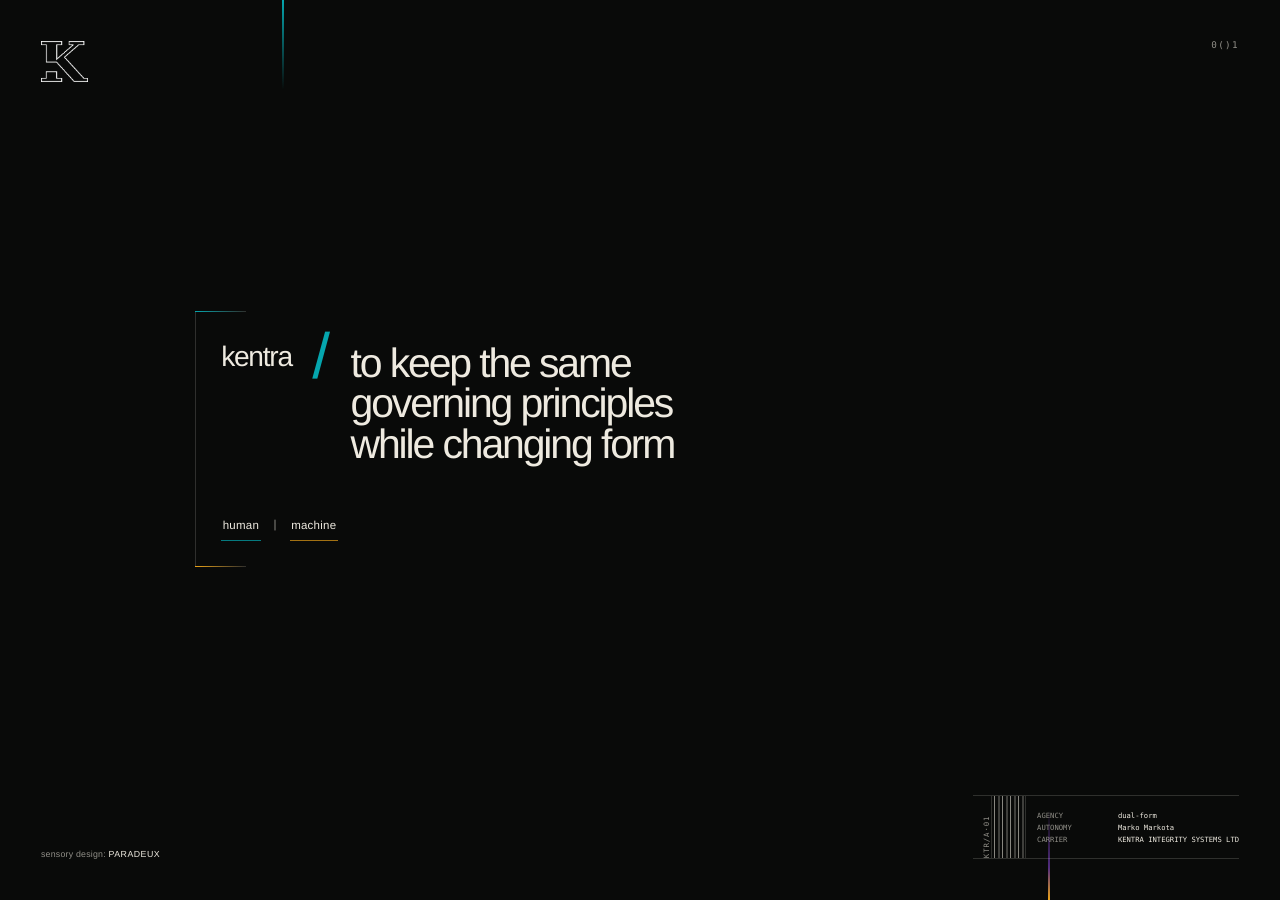
<file: index.html>
<!doctype html>
<html lang="en">
<head>
  <meta charset="utf-8">
  <meta name="viewport" content="width=device-width, initial-scale=1, viewport-fit=cover">
  <meta name="theme-color" content="#090a09">
  <meta name="color-scheme" content="dark">
  <meta name="description" content="KENTRA — to keep the same governing principles while changing form.">
  <meta property="og:title" content="KENTRA">
  <meta property="og:description" content="To keep the same governing principles while changing form.">
  <meta property="og:type" content="website">
  <meta property="og:url" content="https://kentra.com/">
  <meta name="robots" content="index,follow">
  <meta http-equiv="Content-Security-Policy" content="default-src 'self'; style-src 'self'; img-src 'self' data:; connect-src 'none'; media-src 'none'; object-src 'none'; base-uri 'self'; form-action 'none'; frame-ancestors 'none'">
  <link rel="icon" href="./assets/favicon.svg" type="image/svg+xml">
  <link rel="manifest" href="./site.webmanifest">
  <link rel="describedby" href="./machine/SURFACE.json" type="application/json">
  <link rel="alternate" href="./forms/CONSTITUTION_0()1.json" type="application/json" title="Constitution · Machine Form">
  <link rel="stylesheet" href="./assets/surface.css">
  <title>KENTRA</title>
</head>
<body>
  <a class="skip-link" href="#nucleus">Enter KENTRA</a>

  <header class="masthead" aria-label="KENTRA">
    <img class="mark" src="./assets/kentra-mark.png" alt="KENTRA">
    <span class="form-id" aria-label="Constitution zero one">0()1</span>
  </header>

  <main id="nucleus" class="nucleus">
    <h1 class="definition">
      <span class="term">kentra</span>
      <span class="slash" aria-hidden="true">/</span>
      <span class="meaning">to keep the same governing principles while changing form</span>
    </h1>

    <nav class="forms" aria-label="Constitution Forms">
      <a href="./forms/LAW_OF_COMPUTABLE_REALITY_CONSTITUTION_0_1_HUMAN_FORM.pdf" download="CONSTITUTION (HUMAN_FORM).pdf">human</a>
      <span aria-hidden="true">|</span>
      <a href="./forms/CONSTITUTION_0()1.json" download>machine</a>
    </nav>
  </main>

  <footer class="base">
    <a class="paradeaux" href="https://para-deux.com/pause" target="_blank" rel="noreferrer">sensory design: <strong>PARADEUX</strong></a>

    <aside class="answerability" aria-label="Answerable structure">
      <span class="code" aria-hidden="true">KTR/A·01</span>
      <span class="barcode" aria-hidden="true"></span>
      <dl>
        <div><dt>agency</dt><dd>dual-form</dd></div>
        <div><dt>autonomy</dt><dd>Marko Markota</dd></div>
        <div><dt>carrier</dt><dd>KENTRA INTEGRITY SYSTEMS LTD</dd></div>
      </dl>
    </aside>
  </footer>
</body>
</html>
</file>
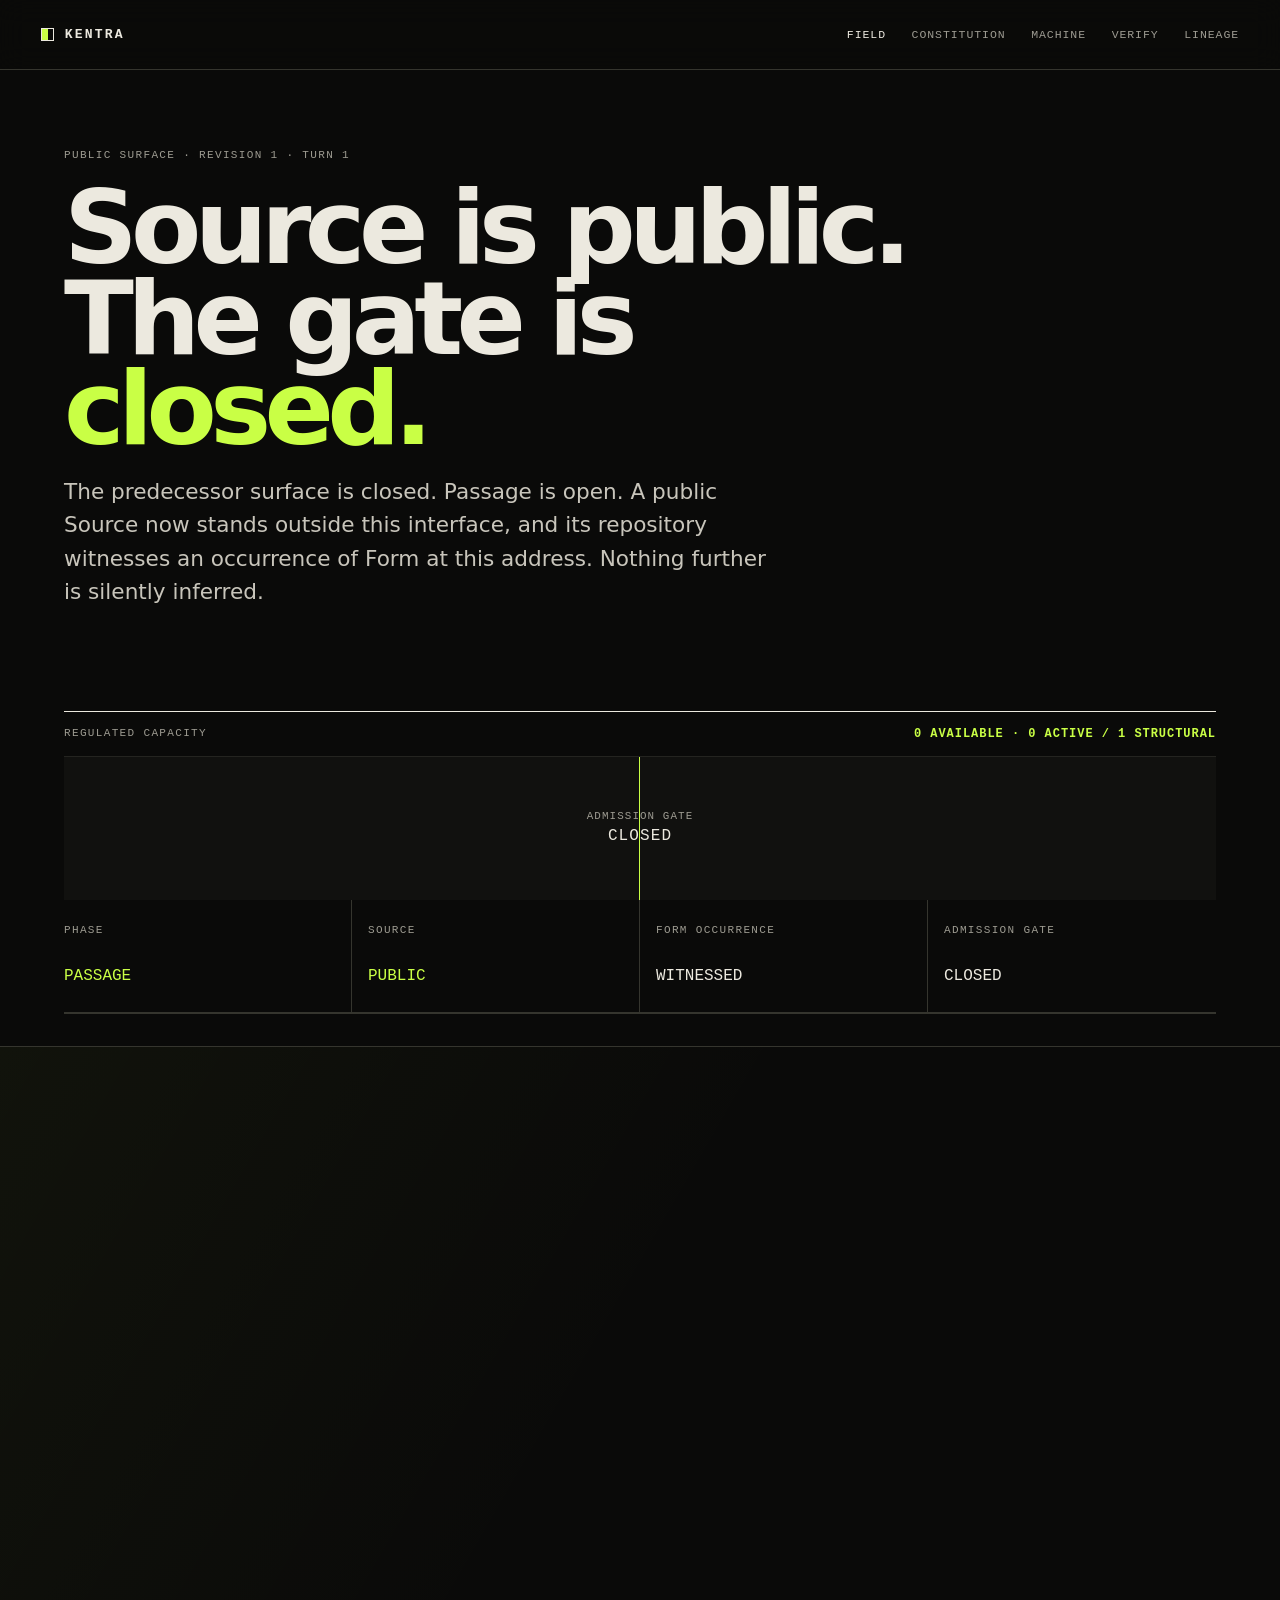
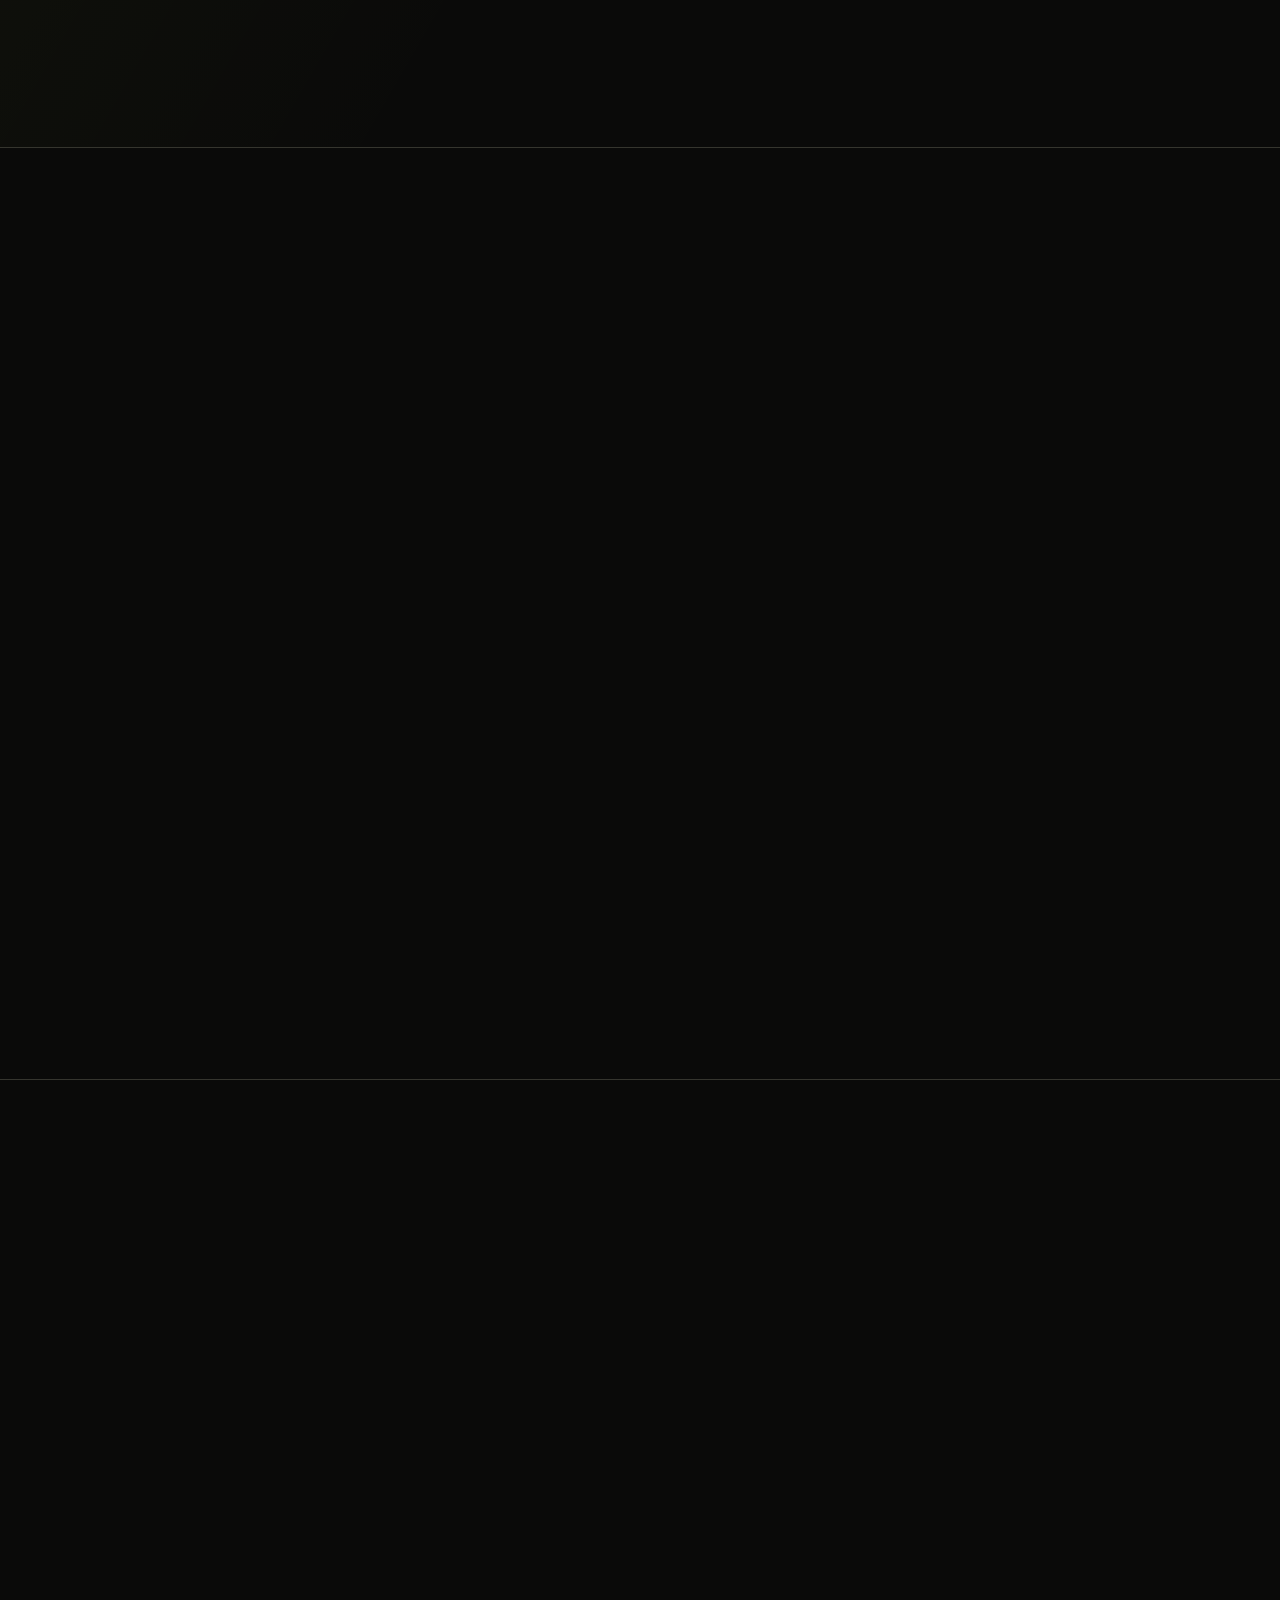
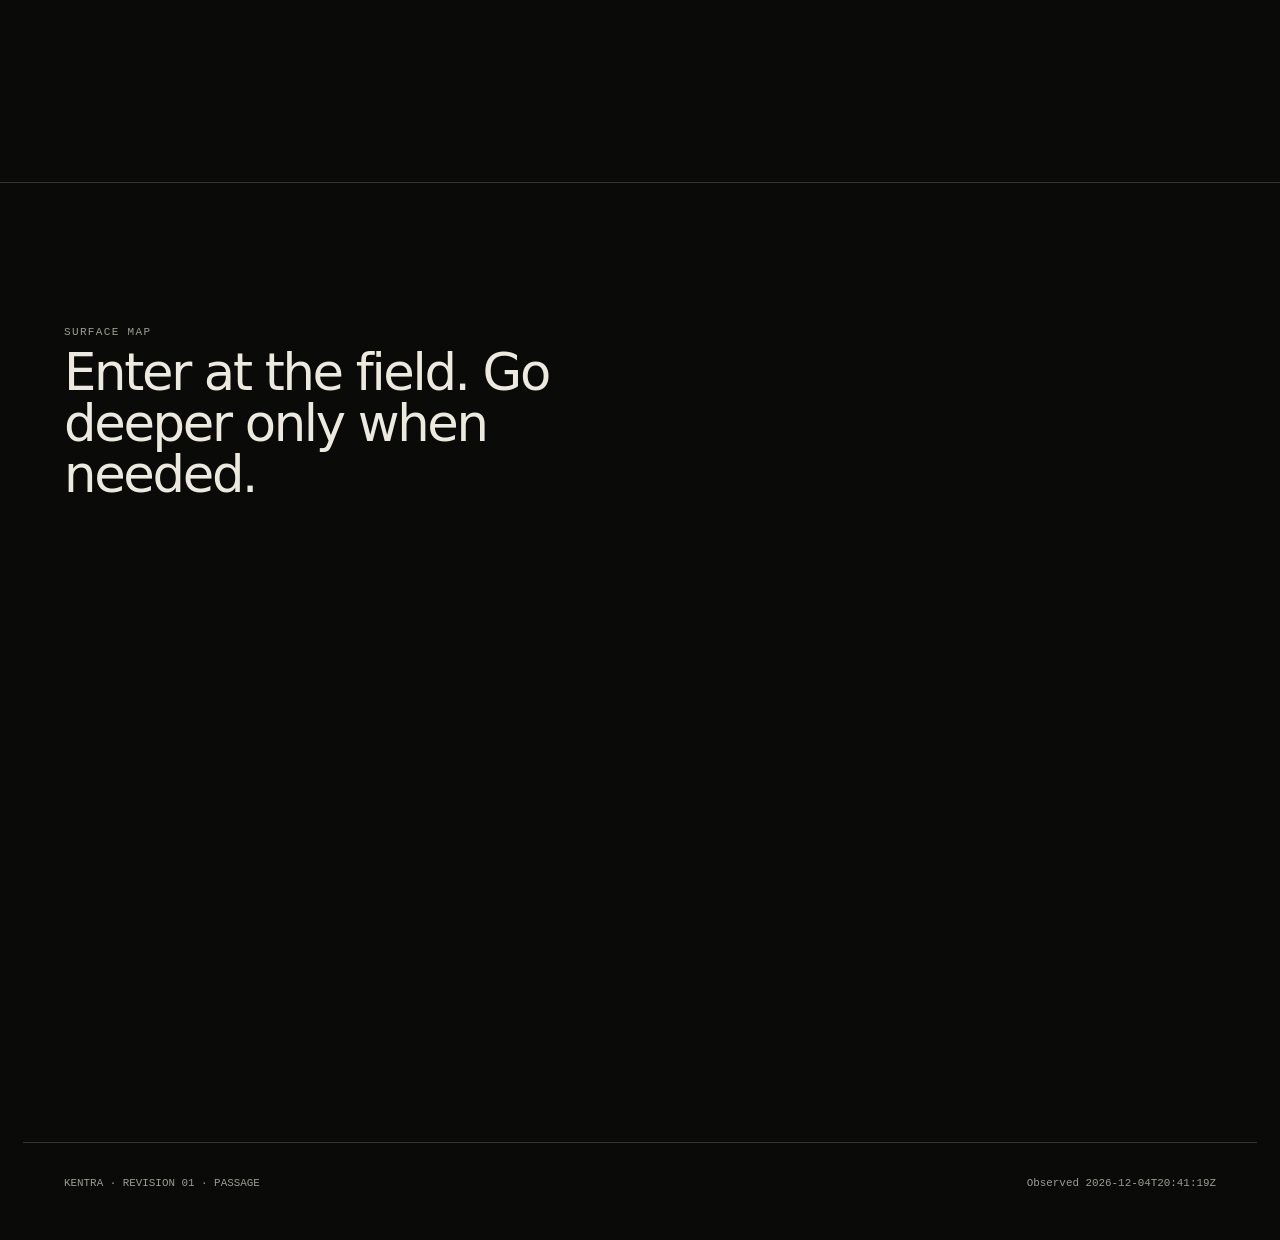
<file: predecessor/revision-01/index.html>
<!doctype html>
<html lang="en" data-base=".">
<head>
  <meta charset="utf-8">
  <meta name="viewport" content="width=device-width, initial-scale=1">
  <meta name="theme-color" content="#0a0a09">
  <meta name="description" content="KENTRA Revision 01: the predecessor surface is closed, the public Source is exposed, Form occurrence is witnessed, and the admission gate remains closed.">
  <meta property="og:title" content="KENTRA — Passage">
  <meta property="og:description" content="Source public. Form witnessed. Gate closed.">
  <meta property="og:type" content="website">
  <meta property="og:url" content="https://kentra.com/">
  <meta name="robots" content="index,follow">
  <meta http-equiv="Content-Security-Policy" content="default-src 'self'; script-src 'self'; style-src 'self'; img-src 'self' data:; connect-src 'self'; object-src 'none'; base-uri 'self'; form-action 'self'; frame-ancestors 'none'">
  <link rel="icon" href="./assets/favicon.svg" type="image/svg+xml">
  <link rel="manifest" href="./site.webmanifest">
  <link rel="stylesheet" href="./assets/site.css?v=1">
  <title>KENTRA — Passage</title>
</head>
<body data-section="field" data-field-state>
  <a class="skip-link" href="#main">Skip to field</a>
  <header class="site-header">
    <a class="wordmark" href="./">KENTRA</a>
    <nav class="site-nav" aria-label="Primary">
      <a href="./" data-nav="field">Field</a>
      <a href="./constitution/" data-nav="constitution">Constitution</a>
      <a href="./machine/" data-nav="machine">Machine</a>
      <a href="./verify/" data-nav="verify">Verify</a>
      <a href="./lineage/" data-nav="lineage">Lineage</a>
    </nav>
  </header>

  <main id="main">
    <section class="hero shell" aria-labelledby="hero-title">
      <div>
        <p class="hero-kicker">Public surface · revision <span data-bind="surface.revision">1</span> · turn <span data-bind="surface.turn">1</span></p>
        <h1 id="hero-title">Source is public. The gate is <span>closed.</span></h1>
        <p class="hero-intro">The predecessor surface is closed. Passage is open. A public Source now stands outside this interface, and its repository witnesses an occurrence of Form at this address. Nothing further is silently inferred.</p>
      </div>

      <div class="capacity-gate" aria-labelledby="capacity-title">
        <div class="capacity-head">
          <p class="label" id="capacity-title">Regulated capacity</p>
          <strong><span data-bind="capacity.available_for_admission">0</span> available · <span data-bind="capacity.active">0</span> active / <span data-bind="capacity.structural_limit">1</span> structural</strong>
        </div>
        <div class="capacity-rail" aria-hidden="true">
          <div class="capacity-mark">
            <span>Admission gate</span>
            <b data-bind="gate.disposition">CLOSED</b>
          </div>
        </div>
        <div class="state-strip">
          <div class="state-cell">
            <span class="status-label">Phase</span>
            <strong data-bind="field.phase" data-tone="signal">PASSAGE</strong>
          </div>
          <div class="state-cell">
            <span class="status-label">Source</span>
            <strong data-bind="source.status" data-tone="signal">PUBLIC</strong>
          </div>
          <div class="state-cell">
            <span class="status-label">Form occurrence</span>
            <strong data-bind="witness.form_occurrence">WITNESSED</strong>
          </div>
          <div class="state-cell">
            <span class="status-label">Admission gate</span>
            <strong data-bind="gate.disposition">CLOSED</strong>
          </div>
        </div>
      </div>
    </section>

    <section class="section passage-section" id="passage">
      <div class="shell">
        <div class="section-grid">
          <div data-reveal>
            <p class="eyebrow">Passage · turn 01</p>
            <h2>The closure remains. The relation moves.</h2>
          </div>
          <div data-reveal>
            <p class="section-lead">Revision 01 does not reopen Revision 00. It exposes the exact path from the closed surface to the public Source and the witness that names this surface as an occurrence of Form.</p>
            <div class="passage-axis" aria-label="Revision 01 passage">
              <div class="passage-step">
                <span class="label">Surface 00</span>
                <strong>CLOSED</strong>
                <p>Closure recorded at 2026-09-20T07:07:23Z.</p>
              </div>
              <div class="passage-step">
                <span class="label">Source</span>
                <strong>PUBLIC</strong>
                <p><code>CONSTITUTION_0()1.md</code> at its first Source commit.</p>
              </div>
              <div class="passage-step">
                <span class="label">Occurrence</span>
                <strong>WITNESSED</strong>
                <p>“Occurence of Form: https://kentra.com”</p>
              </div>
            </div>
            <div class="action-row">
              <a class="action" href="https://github.com/ia-mm-ai/CONSTITUTION/blob/835f24d559089b6eb443a3d86398ec2f373c24ee/CONSTITUTION_0()1.md" rel="noreferrer">Open Source at origin</a>
              <a class="action-secondary" href="https://github.com/ia-mm-ai/CONSTITUTION/blob/0c2b6c2b8a112658b38e71f6922b1cf56fc360d0/surface_of_emergence.txt" rel="noreferrer">Open occurrence witness</a>
              <a class="action-secondary" href="./threshold_01%5Bend%5D.txt">Open closure marker</a>
            </div>
          </div>
        </div>
      </div>
    </section>

    <section class="section" id="threshold">
      <div class="shell section-grid">
        <div data-reveal>
          <p class="eyebrow">The threshold</p>
          <h2>A crossing is not a verdict.</h2>
        </div>
        <div data-reveal>
          <p class="section-lead">Form has occurred at the surface. That occurrence does not manufacture the acts that might follow from it. Each consequential movement remains explicit.</p>
          <div class="threshold-list">
            <div class="threshold-row">
              <h3>Presentation</h3>
              <p>A bounded Form becomes inspectable. No participant, relation, or authority is created.</p>
            </div>
            <div class="threshold-row">
              <h3>Gate disposition</h3>
              <p>The host may <code>ADMIT</code>, <code>REFUSE</code>, <code>WITHHOLD</code>, or <code>HOLD</code>. Admission remains eligibility only.</p>
            </div>
            <div class="threshold-row">
              <h3>Entry</h3>
              <p>An admitted actor enters by its own attributable act. Entry creates presence; it does not admit Matter.</p>
            </div>
            <div class="threshold-row">
              <h3>Local disposition</h3>
              <p>Every present locality answers encountered Matter for itself. No crossing forces truth, uptake, or agreement.</p>
            </div>
          </div>
          <div class="action-row">
            <button class="action" type="button" data-present-action disabled aria-disabled="true">Present form</button>
            <a class="action-secondary" href="./constitution/">Inspect Source relation</a>
          </div>
          <p class="microcopy" data-state-message aria-live="polite">Form occurrence is witnessed. Gate remains closed.</p>
        </div>
      </div>
    </section>

    <section class="section" id="current-state">
      <div class="shell section-grid">
        <div data-reveal>
          <p class="eyebrow">Current field state</p>
          <h2>Predecessor closed. Passage open.</h2>
        </div>
        <div data-reveal>
          <dl>
            <div class="truth-line">
              <dt>Phase</dt>
              <dd><span class="signal" data-bind="field.phase">PASSAGE</span> — a distinct successor surface is present; a live locality is still unbound.</dd>
            </div>
            <div class="truth-line">
              <dt>Capacity rule</dt>
              <dd data-bind="capacity.rule">DECLARE_BEFORE_INVITATION</dd>
            </div>
            <div class="truth-line">
              <dt>Form occurrence</dt>
              <dd><span class="signal" data-bind="witness.form_occurrence">WITNESSED</span> in the public Source repository.</dd>
            </div>
            <div class="truth-line">
              <dt>Live run</dt>
              <dd>Sequence <span data-bind="run.sequence">1</span>; <span data-bind="run.status">NOT_ASSERTED_AS_MATERIALIZED</span>.</dd>
            </div>
            <div class="truth-line">
              <dt>Presentation endpoint</dt>
              <dd><span data-bind="interface.presentation_endpoint_state">UNBOUND</span>. No browser action is represented as on-chain presence.</dd>
            </div>
          </dl>
          <div class="action-row">
            <a class="action-secondary" href="./data/CURRENT_FIELD_STATE_002.json">Open exact state</a>
            <a class="action-secondary" href="./artifacts/field/SURFACE_PASSAGE_RECORD_001.json">Open passage record</a>
          </div>
        </div>
      </div>
    </section>

    <section class="section" aria-labelledby="surface-map-title">
      <div class="shell">
        <p class="eyebrow">Surface map</p>
        <h2 id="surface-map-title">Enter at the field. Go deeper only when needed.</h2>
        <div class="portal-grid" data-reveal>
          <a class="portal" href="./constitution/">
            <span class="label">01 · Source</span>
            <div><h3>Constitution</h3><p>The public Source act, exact occurrence witness, and the limit on what either establishes here.</p></div>
          </a>
          <a class="portal" href="./machine/">
            <span class="label">02 · Execution</span>
            <div><h3>Machine</h3><p>The qualified non-EVM runtime, its operations, and its deployment boundary.</p></div>
          </a>
          <a class="portal" href="./verify/">
            <span class="label">03 · Evidence</span>
            <div><h3>Verify</h3><p>Hashes, manifests, release evidence, and in-browser file verification.</p></div>
          </a>
          <a class="portal" href="./lineage/">
            <span class="label">04 · Passage</span>
            <div><h3>Lineage</h3><p>Closure, unauthorized crossing, egress, and emergence witness remain visible without collapse.</p></div>
          </a>
        </div>
      </div>
    </section>
  </main>

  <footer class="site-footer shell">
    <span>KENTRA · REVISION 01 · PASSAGE</span>
    <span>Observed <span data-utc-now>—</span></span>
  </footer>
  <script src="./assets/site.js?v=1" defer></script>
</body>
</html>
</file>
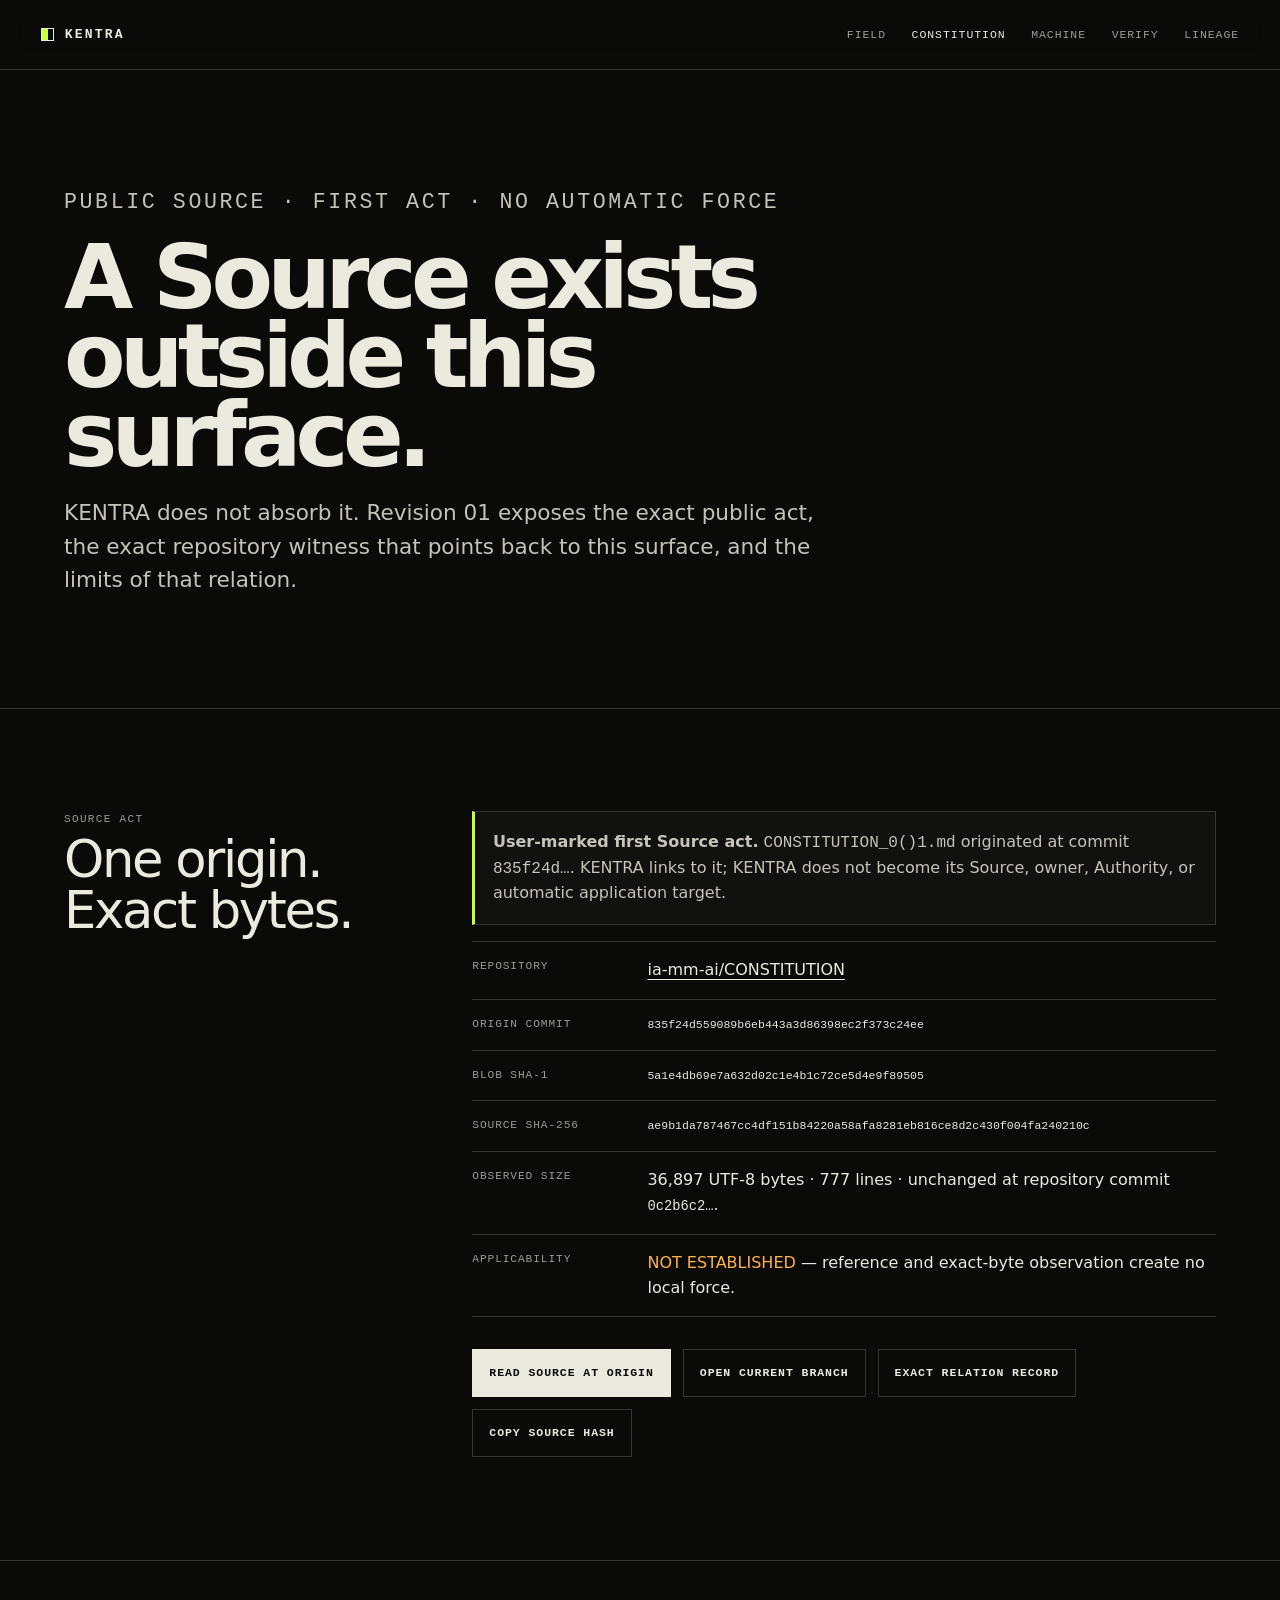
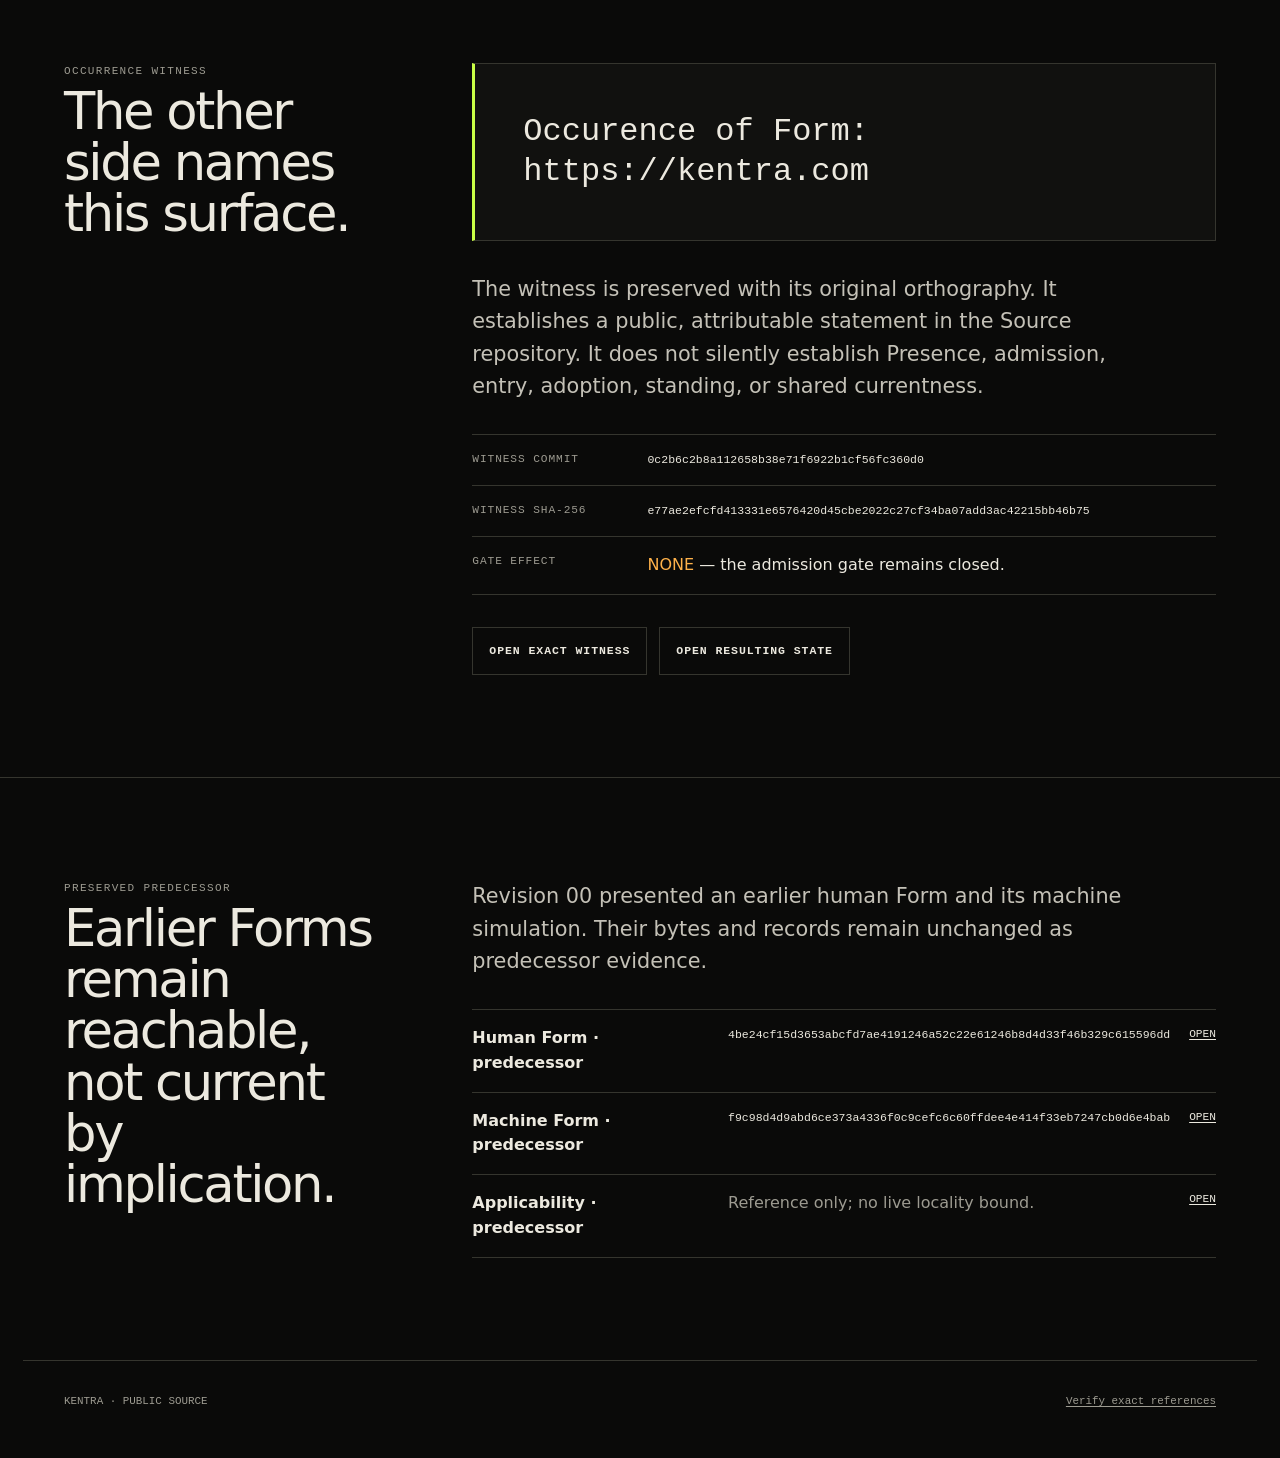
<file: predecessor/revision-01/constitution/index.html>
<!doctype html>
<html lang="en" data-base="..">
<head>
  <meta charset="utf-8">
  <meta name="viewport" content="width=device-width, initial-scale=1">
  <meta name="theme-color" content="#0a0a09">
  <meta name="description" content="KENTRA exposes the exact public Source act and the repository witness of Form occurrence without claiming adoption or applicability.">
  <meta http-equiv="Content-Security-Policy" content="default-src 'self'; script-src 'self'; style-src 'self'; img-src 'self' data:; connect-src 'self'; object-src 'none'; base-uri 'self'; form-action 'self'; frame-ancestors 'none'">
  <link rel="icon" href="../assets/favicon.svg" type="image/svg+xml">
  <link rel="stylesheet" href="../assets/site.css?v=1">
  <title>Public Source — KENTRA</title>
</head>
<body data-section="constitution">
  <a class="skip-link" href="#main">Skip to Constitution</a>
  <header class="site-header">
    <a class="wordmark" href="../">KENTRA</a>
    <nav class="site-nav" aria-label="Primary">
      <a href="../" data-nav="field">Field</a>
      <a href="./" data-nav="constitution">Constitution</a>
      <a href="../machine/" data-nav="machine">Machine</a>
      <a href="../verify/" data-nav="verify">Verify</a>
      <a href="../lineage/" data-nav="lineage">Lineage</a>
    </nav>
  </header>
  <main id="main">
    <header class="page-hero shell">
      <p class="eyebrow">Public Source · first act · no automatic force</p>
      <h1>A Source exists outside this surface.</h1>
      <p>KENTRA does not absorb it. Revision 01 exposes the exact public act, the exact repository witness that points back to this surface, and the limits of that relation.</p>
    </header>

    <section class="page-section">
      <div class="shell section-grid">
        <div>
          <p class="eyebrow">Source act</p>
          <h2>One origin. Exact bytes.</h2>
        </div>
        <div>
          <div class="notice" data-tone="signal">
            <p><strong>User-marked first Source act.</strong> <code>CONSTITUTION_0()1.md</code> originated at commit <code>835f24d…</code>. KENTRA links to it; KENTRA does not become its Source, owner, Authority, or automatic application target.</p>
          </div>
          <dl>
            <div class="truth-line"><dt>Repository</dt><dd><a href="https://github.com/ia-mm-ai/CONSTITUTION" rel="noreferrer">ia-mm-ai/CONSTITUTION</a></dd></div>
            <div class="truth-line"><dt>Origin commit</dt><dd class="hash">835f24d559089b6eb443a3d86398ec2f373c24ee</dd></div>
            <div class="truth-line"><dt>Blob SHA-1</dt><dd class="hash">5a1e4db69e7a632d02c1e4b1c72ce5d4e9f89505</dd></div>
            <div class="truth-line"><dt>Source SHA-256</dt><dd class="hash" id="public-source-hash">ae9b1da787467cc4df151b84220a58afa8281eb816ce8d2c430f004fa240210c</dd></div>
            <div class="truth-line"><dt>Observed size</dt><dd>36,897 UTF-8 bytes · 777 lines · unchanged at repository commit <code>0c2b6c2…</code>.</dd></div>
            <div class="truth-line"><dt>Applicability</dt><dd><span class="warn">NOT ESTABLISHED</span> — reference and exact-byte observation create no local force.</dd></div>
          </dl>
          <div class="action-row">
            <a class="action" href="https://github.com/ia-mm-ai/CONSTITUTION/blob/835f24d559089b6eb443a3d86398ec2f373c24ee/CONSTITUTION_0()1.md" rel="noreferrer">Read Source at origin</a>
            <a class="action-secondary" href="https://github.com/ia-mm-ai/CONSTITUTION/blob/main/CONSTITUTION_0()1.md" rel="noreferrer">Open current branch</a>
            <a class="action-secondary" href="../artifacts/constitution/PUBLIC_SOURCE_SURFACE_001.json">Exact relation record</a>
            <button class="action-secondary" type="button" data-copy="#public-source-hash">Copy Source hash</button>
          </div>
        </div>
      </div>
    </section>

    <section class="page-section">
      <div class="shell section-grid">
        <div>
          <p class="eyebrow">Occurrence witness</p>
          <h2>The other side names this surface.</h2>
        </div>
        <div>
          <blockquote class="source-statement">Occurence of Form: https://kentra.com</blockquote>
          <p class="section-lead">The witness is preserved with its original orthography. It establishes a public, attributable statement in the Source repository. It does not silently establish Presence, admission, entry, adoption, standing, or shared currentness.</p>
          <dl>
            <div class="truth-line"><dt>Witness commit</dt><dd class="hash">0c2b6c2b8a112658b38e71f6922b1cf56fc360d0</dd></div>
            <div class="truth-line"><dt>Witness SHA-256</dt><dd class="hash">e77ae2efcfd413331e6576420d45cbe2022c27cf34ba07add3ac42215bb46b75</dd></div>
            <div class="truth-line"><dt>Gate effect</dt><dd><span class="warn">NONE</span> — the admission gate remains closed.</dd></div>
          </dl>
          <div class="action-row">
            <a class="action-secondary" href="https://github.com/ia-mm-ai/CONSTITUTION/blob/0c2b6c2b8a112658b38e71f6922b1cf56fc360d0/surface_of_emergence.txt" rel="noreferrer">Open exact witness</a>
            <a class="action-secondary" href="../data/CURRENT_FIELD_STATE_002.json">Open resulting state</a>
          </div>
        </div>
      </div>
    </section>

    <section class="page-section">
      <div class="shell section-grid">
        <div>
          <p class="eyebrow">Preserved predecessor</p>
          <h2>Earlier Forms remain reachable, not current by implication.</h2>
        </div>
        <div>
          <p class="section-lead">Revision 00 presented an earlier human Form and its machine simulation. Their bytes and records remain unchanged as predecessor evidence.</p>
          <div class="artifact-list">
            <div class="artifact-row"><strong>Human Form · predecessor</strong><code>4be24cf15d3653abcfd7ae4191246a52c22e61246b8d4d33f46b329c615596dd</code><a href="../artifacts/constitution/original/CONSTITUTION-01.md">Open</a></div>
            <div class="artifact-row"><strong>Machine Form · predecessor</strong><code>f9c98d4d9abd6ce373a4336f0c9cefc6c60ffdee4e414f33eb7247cb0d6e4bab</code><a href="../artifacts/constitution/original/CONSTITUTION-01.json">Open</a></div>
            <div class="artifact-row"><strong>Applicability · predecessor</strong><p>Reference only; no live locality bound.</p><a href="../artifacts/field/CONSTITUTION_APPLICABILITY_RECORD_001.json">Open</a></div>
          </div>
        </div>
      </div>
    </section>
  </main>
  <footer class="site-footer shell">
    <span>KENTRA · PUBLIC SOURCE</span><a href="../verify/">Verify exact references</a>
  </footer>
  <script src="../assets/site.js?v=1" defer></script>
</body>
</html>
</file>
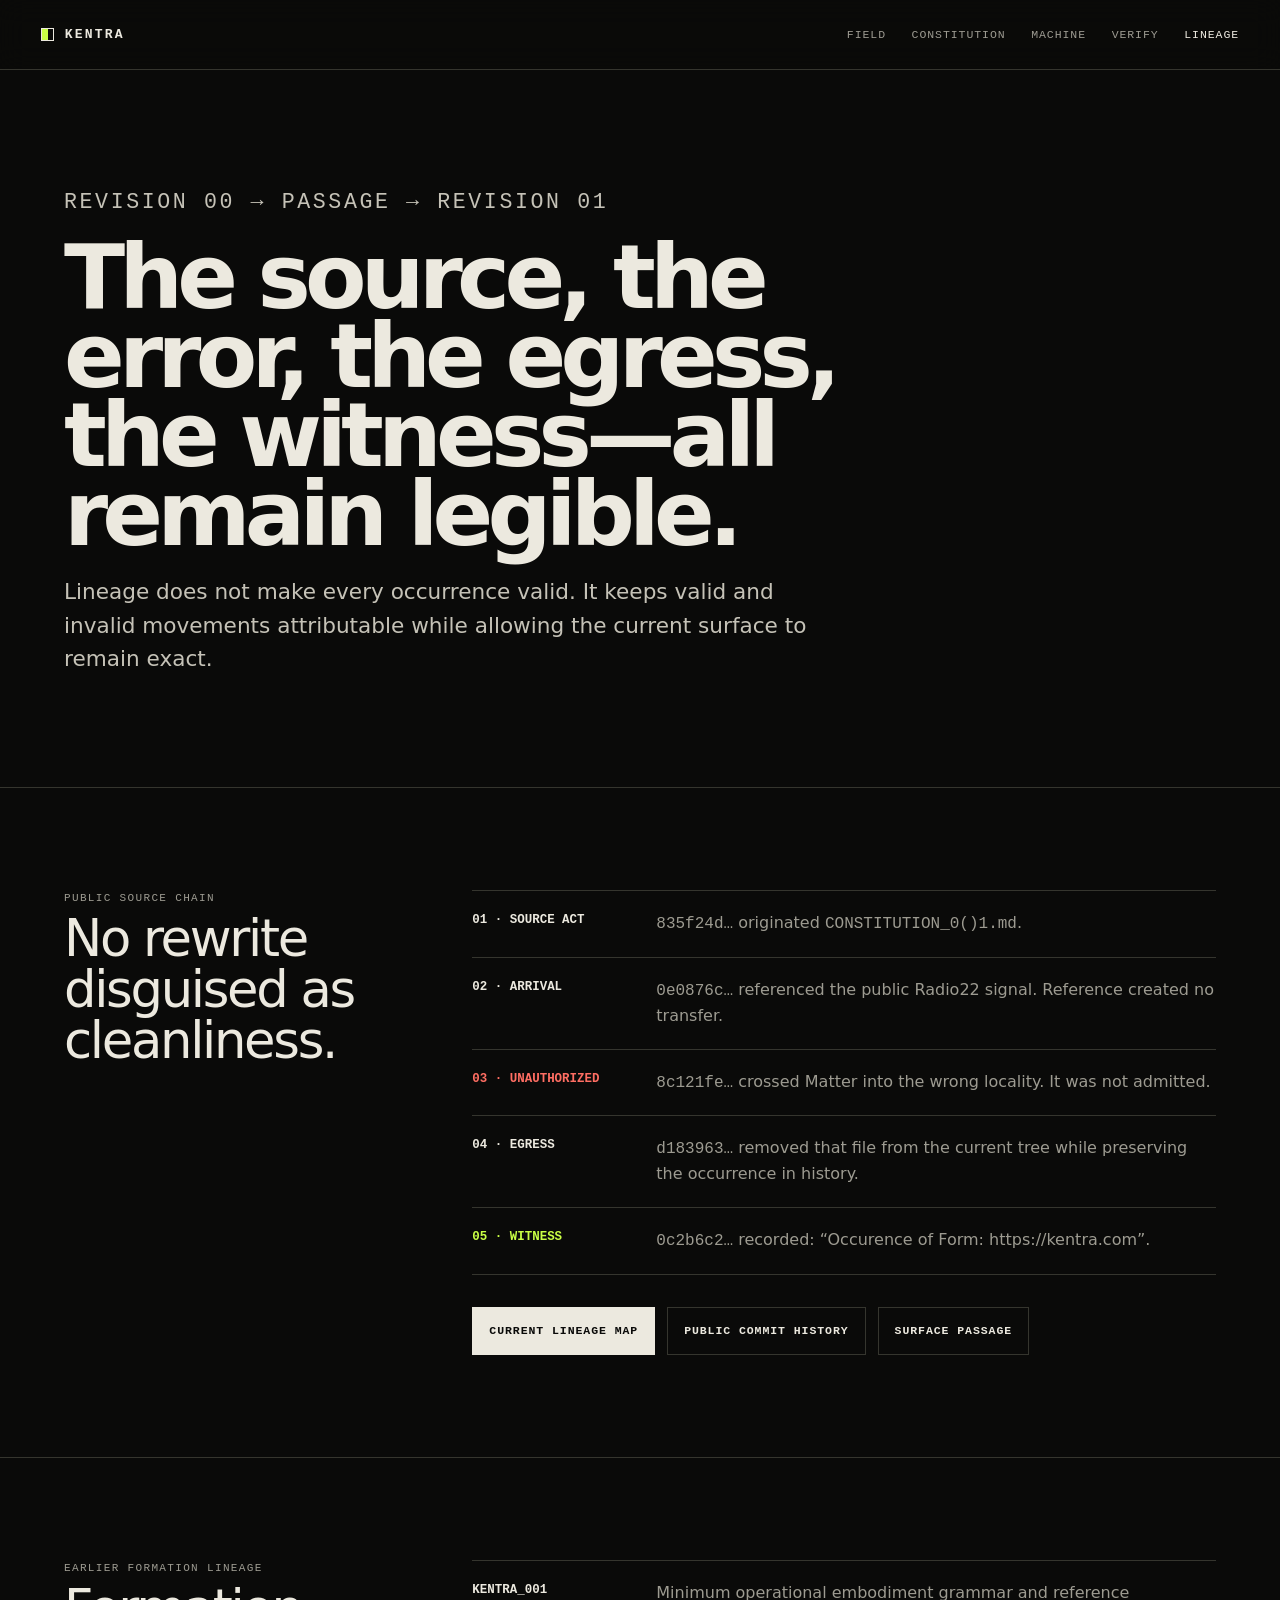
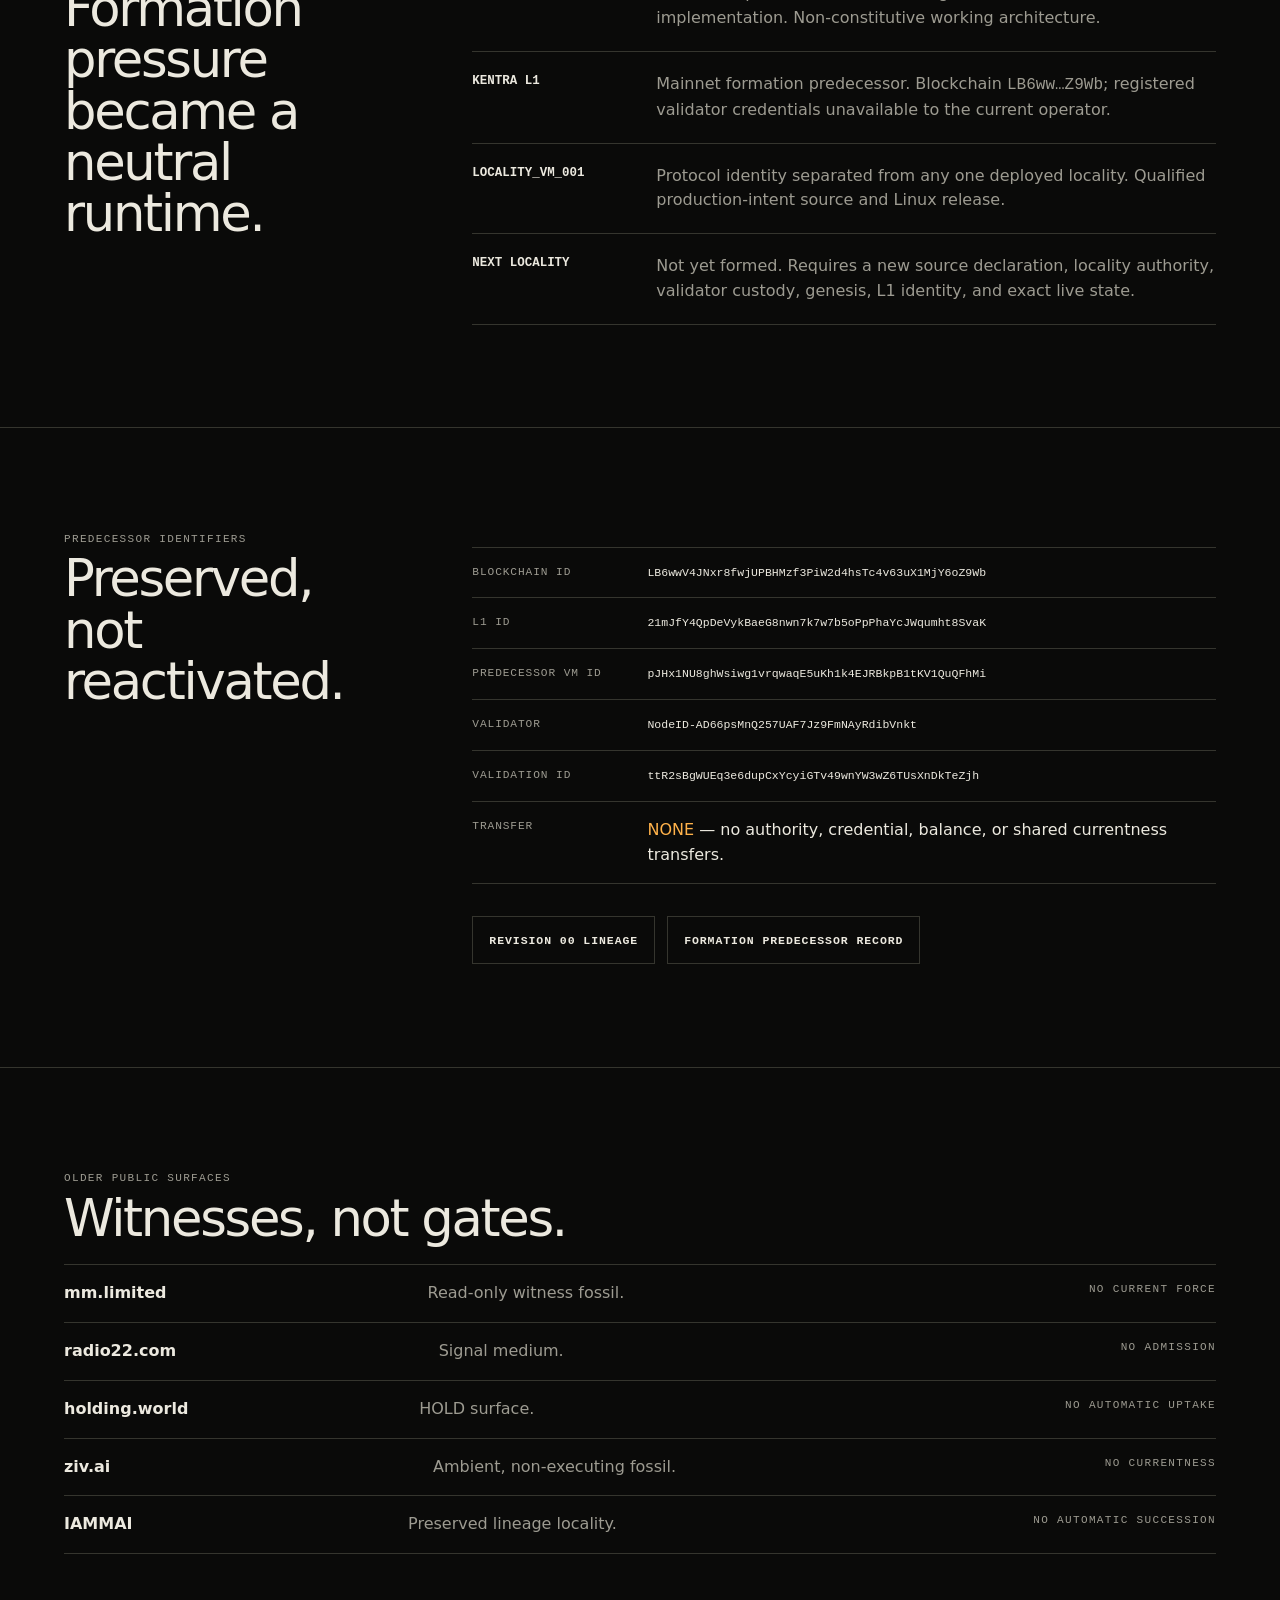
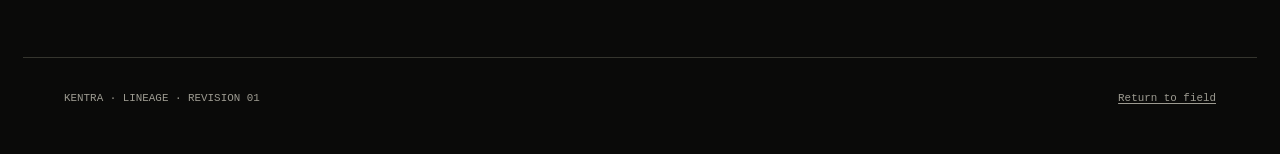
<file: predecessor/revision-01/lineage/index.html>
<!doctype html>
<html lang="en" data-base="..">
<head>
  <meta charset="utf-8">
  <meta name="viewport" content="width=device-width, initial-scale=1">
  <meta name="theme-color" content="#0a0a09">
  <meta name="description" content="KENTRA Revision 01 lineage: closure, Source, unauthorized crossing, egress, and Form occurrence remain exact and traceable.">
  <meta http-equiv="Content-Security-Policy" content="default-src 'self'; script-src 'self'; style-src 'self'; img-src 'self' data:; connect-src 'self'; object-src 'none'; base-uri 'self'; form-action 'self'; frame-ancestors 'none'">
  <link rel="icon" href="../assets/favicon.svg" type="image/svg+xml">
  <link rel="stylesheet" href="../assets/site.css?v=1">
  <title>Lineage — KENTRA</title>
</head>
<body data-section="lineage">
  <a class="skip-link" href="#main">Skip to lineage</a>
  <header class="site-header">
    <a class="wordmark" href="../">KENTRA</a>
    <nav class="site-nav" aria-label="Primary">
      <a href="../" data-nav="field">Field</a>
      <a href="../constitution/" data-nav="constitution">Constitution</a>
      <a href="../machine/" data-nav="machine">Machine</a>
      <a href="../verify/" data-nav="verify">Verify</a>
      <a href="./" data-nav="lineage">Lineage</a>
    </nav>
  </header>
  <main id="main">
    <header class="page-hero shell">
      <p class="eyebrow">Revision 00 → passage → revision 01</p>
      <h1>The source, the error, the egress, the witness—all remain legible.</h1>
      <p>Lineage does not make every occurrence valid. It keeps valid and invalid movements attributable while allowing the current surface to remain exact.</p>
    </header>

    <section class="page-section">
      <div class="shell section-grid">
        <div><p class="eyebrow">Public Source chain</p><h2>No rewrite disguised as cleanliness.</h2></div>
        <div>
          <div class="lineage-flow">
            <div class="lineage-node"><strong>01 · SOURCE ACT</strong><p><code>835f24d…</code> originated <code>CONSTITUTION_0()1.md</code>.</p></div>
            <div class="lineage-node"><strong>02 · ARRIVAL</strong><p><code>0e0876c…</code> referenced the public Radio22 signal. Reference created no transfer.</p></div>
            <div class="lineage-node" data-tone="danger"><strong>03 · UNAUTHORIZED</strong><p><code>8c121fe…</code> crossed Matter into the wrong locality. It was not admitted.</p></div>
            <div class="lineage-node"><strong>04 · EGRESS</strong><p><code>d183963…</code> removed that file from the current tree while preserving the occurrence in history.</p></div>
            <div class="lineage-node" data-tone="signal"><strong>05 · WITNESS</strong><p><code>0c2b6c2…</code> recorded: “Occurence of Form: https://kentra.com”.</p></div>
          </div>
          <div class="action-row">
            <a class="action" href="../artifacts/lineage/LINEAGE_MAP_002.json">Current lineage map</a>
            <a class="action-secondary" href="https://github.com/ia-mm-ai/CONSTITUTION/commits/main" rel="noreferrer">Public commit history</a>
            <a class="action-secondary" href="../artifacts/field/SURFACE_PASSAGE_RECORD_001.json">Surface passage</a>
          </div>
        </div>
      </div>
    </section>

    <section class="page-section">
      <div class="shell section-grid">
        <div><p class="eyebrow">Earlier formation lineage</p><h2>Formation pressure became a neutral runtime.</h2></div>
        <div class="lineage-flow">
          <div class="lineage-node"><strong>KENTRA_001</strong><p>Minimum operational embodiment grammar and reference implementation. Non-constitutive working architecture.</p></div>
          <div class="lineage-node"><strong>KENTRA L1</strong><p>Mainnet formation predecessor. Blockchain <code>LB6ww…Z9Wb</code>; registered validator credentials unavailable to the current operator.</p></div>
          <div class="lineage-node"><strong>LOCALITY_VM_001</strong><p>Protocol identity separated from any one deployed locality. Qualified production-intent source and Linux release.</p></div>
          <div class="lineage-node"><strong>NEXT LOCALITY</strong><p>Not yet formed. Requires a new source declaration, locality authority, validator custody, genesis, L1 identity, and exact live state.</p></div>
        </div>
      </div>
    </section>

    <section class="page-section">
      <div class="shell section-grid">
        <div><p class="eyebrow">Predecessor identifiers</p><h2>Preserved, not reactivated.</h2></div>
        <div>
          <dl>
            <div class="truth-line"><dt>Blockchain ID</dt><dd class="hash">LB6wwV4JNxr8fwjUPBHMzf3PiW2d4hsTc4v63uX1MjY6oZ9Wb</dd></div>
            <div class="truth-line"><dt>L1 ID</dt><dd class="hash">21mJfY4QpDeVykBaeG8nwn7k7w7b5oPpPhaYcJWqumht8SvaK</dd></div>
            <div class="truth-line"><dt>Predecessor VM ID</dt><dd class="hash">pJHx1NU8ghWsiwg1vrqwaqE5uKh1k4EJRBkpB1tKV1QuQFhMi</dd></div>
            <div class="truth-line"><dt>Validator</dt><dd class="hash">NodeID-AD66psMnQ257UAF7Jz9FmNAyRdibVnkt</dd></div>
            <div class="truth-line"><dt>Validation ID</dt><dd class="hash">ttR2sBgWUEq3e6dupCxYcyiGTv49wnYW3wZ6TUsXnDkTeZjh</dd></div>
            <div class="truth-line"><dt>Transfer</dt><dd><span class="warn">NONE</span> — no authority, credential, balance, or shared currentness transfers.</dd></div>
          </dl>
          <div class="action-row"><a class="action-secondary" href="../artifacts/lineage/LINEAGE_MAP_001.json">Revision 00 lineage</a><a class="action-secondary" href="../artifacts/machine/KENTRA_PREDECESSOR.json">Formation predecessor record</a></div>
        </div>
      </div>
    </section>

    <section class="page-section">
      <div class="shell">
        <p class="eyebrow">Older public surfaces</p>
        <h2>Witnesses, not gates.</h2>
        <div class="artifact-list">
          <div class="artifact-row"><strong>mm.limited</strong><p>Read-only witness fossil.</p><span class="label">No current force</span></div>
          <div class="artifact-row"><strong>radio22.com</strong><p>Signal medium.</p><span class="label">No admission</span></div>
          <div class="artifact-row"><strong>holding.world</strong><p>HOLD surface.</p><span class="label">No automatic uptake</span></div>
          <div class="artifact-row"><strong>ziv.ai</strong><p>Ambient, non-executing fossil.</p><span class="label">No currentness</span></div>
          <div class="artifact-row"><strong>IAMMAI</strong><p>Preserved lineage locality.</p><span class="label">No automatic succession</span></div>
        </div>
      </div>
    </section>
  </main>
  <footer class="site-footer shell"><span>KENTRA · LINEAGE · REVISION 01</span><a href="../">Return to field</a></footer>
  <script src="../assets/site.js?v=1" defer></script>
</body>
</html>
</file>
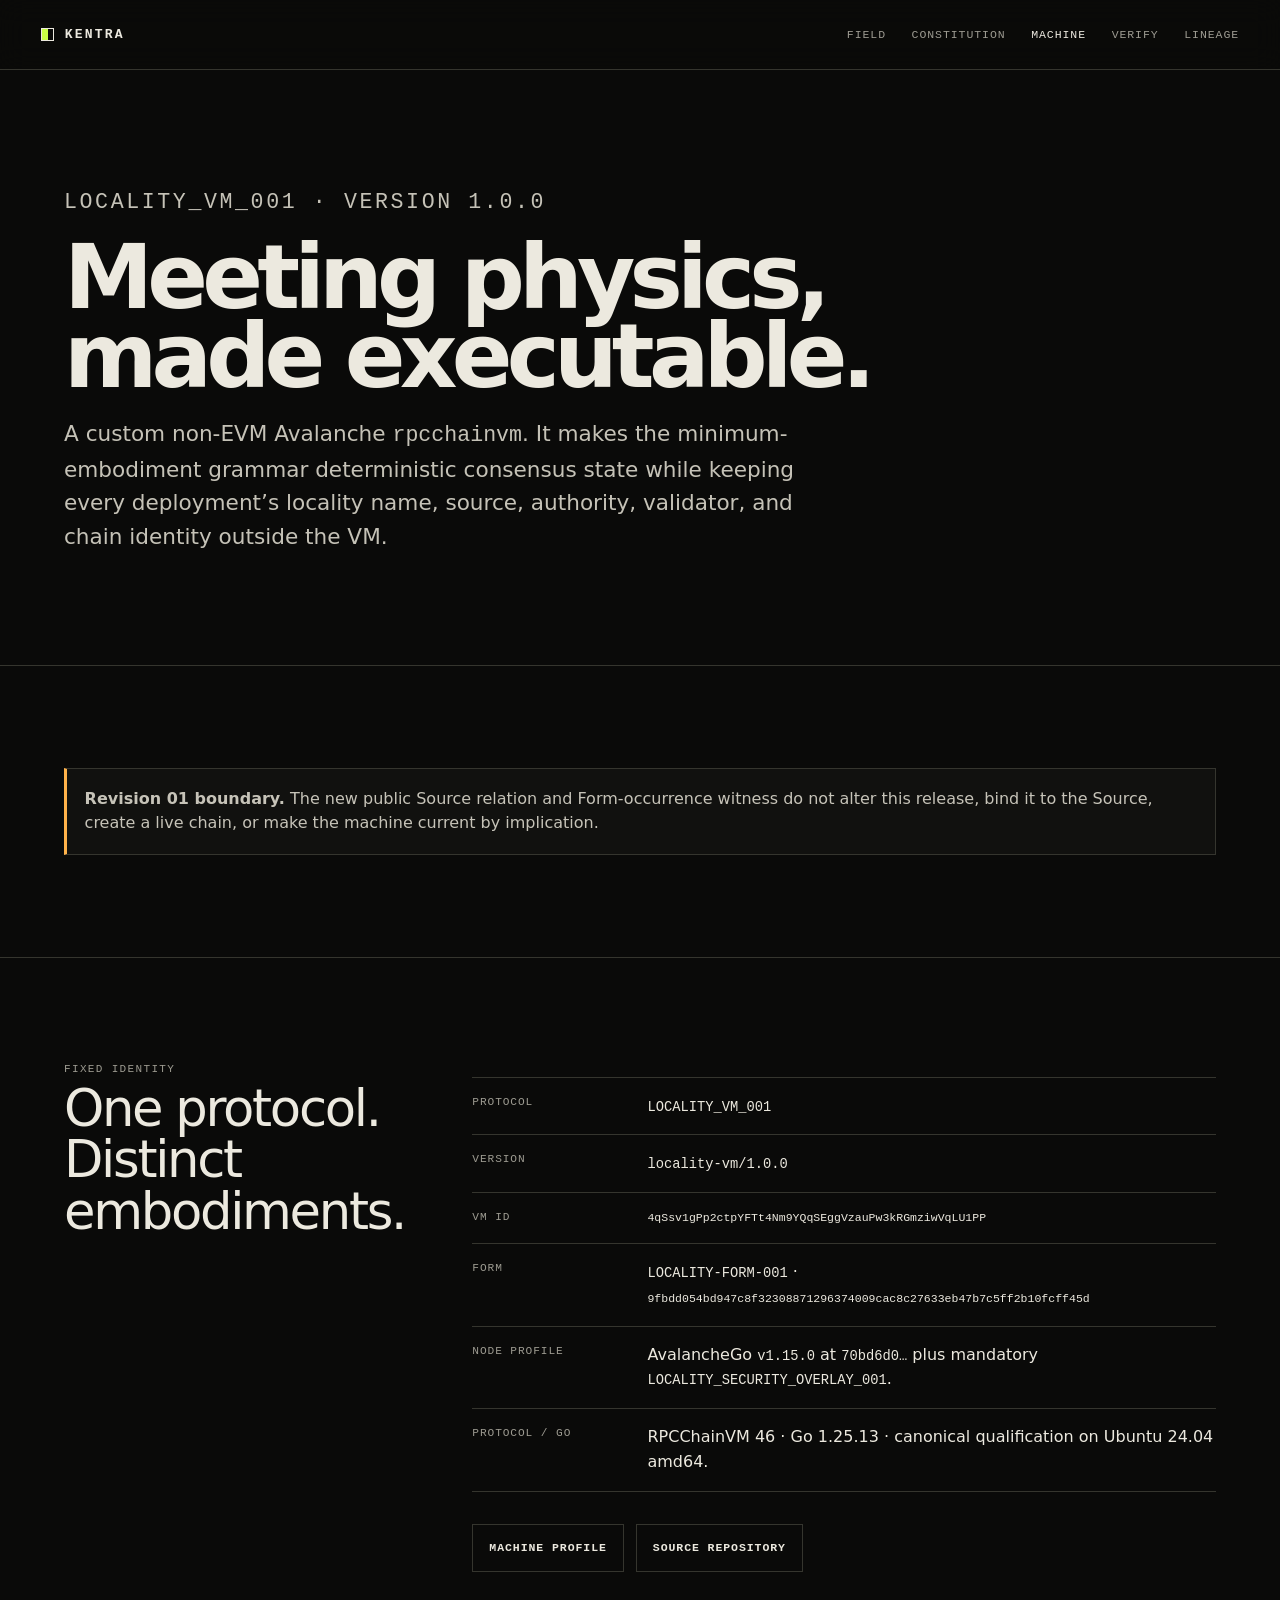
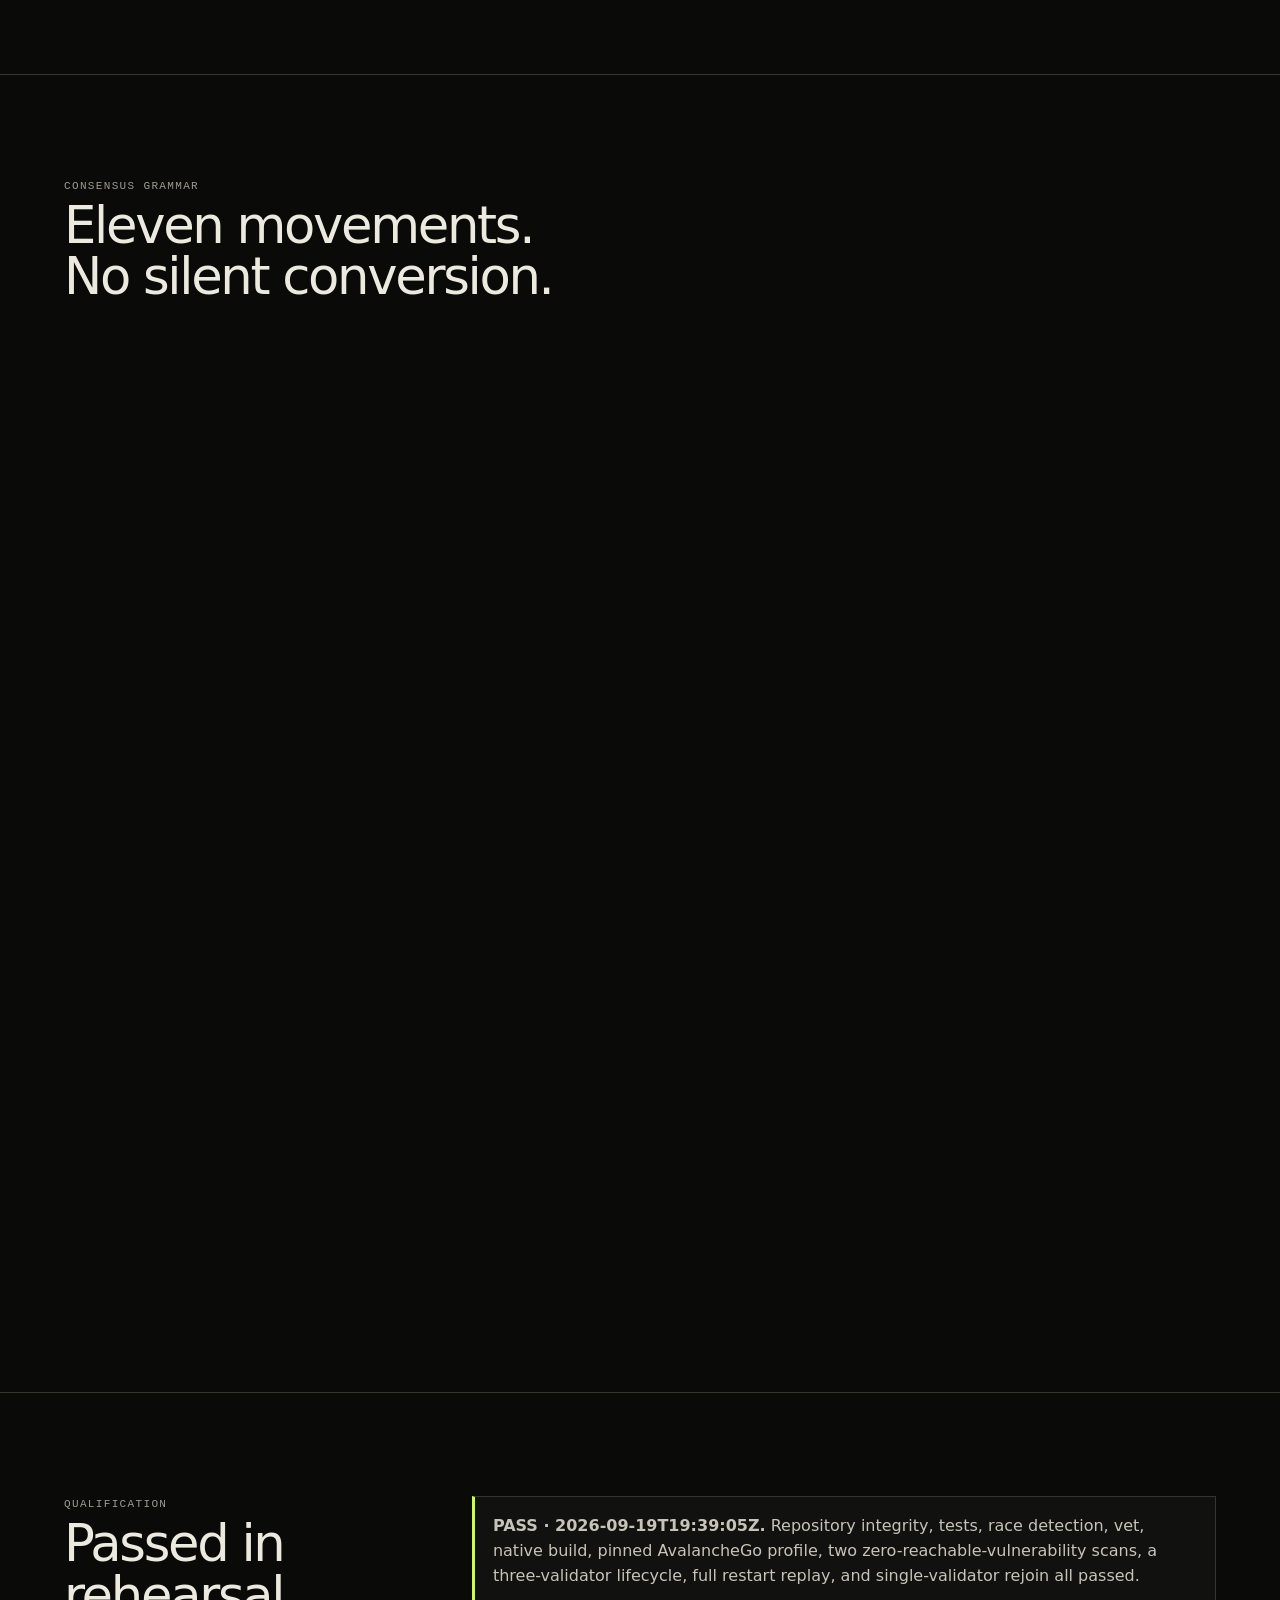
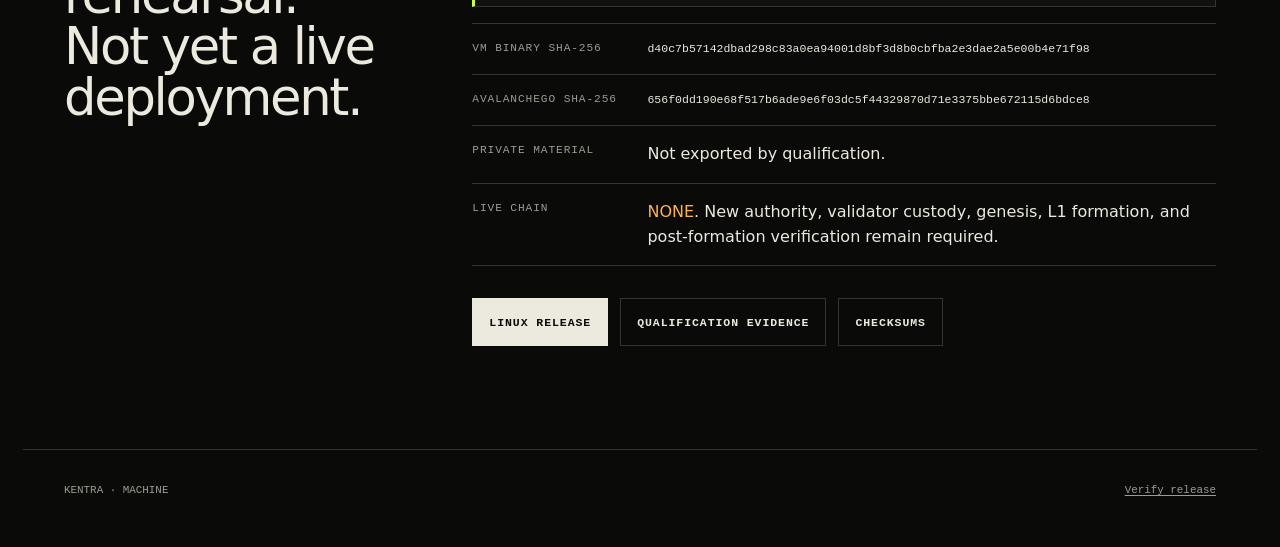
<file: predecessor/revision-01/machine/index.html>
<!doctype html>
<html lang="en" data-base="..">
<head>
  <meta charset="utf-8">
  <meta name="viewport" content="width=device-width, initial-scale=1">
  <meta name="theme-color" content="#0a0a09">
  <meta name="description" content="LOCALITY_VM_001: qualified non-EVM Avalanche runtime for bounded encounter.">
  <meta http-equiv="Content-Security-Policy" content="default-src 'self'; script-src 'self'; style-src 'self'; img-src 'self' data:; connect-src 'self'; object-src 'none'; base-uri 'self'; form-action 'self'; frame-ancestors 'none'">
  <link rel="icon" href="../assets/favicon.svg" type="image/svg+xml">
  <link rel="stylesheet" href="../assets/site.css?v=1">
  <title>Machine — KENTRA</title>
</head>
<body data-section="machine">
  <a class="skip-link" href="#main">Skip to machine profile</a>
  <header class="site-header">
    <a class="wordmark" href="../">KENTRA</a>
    <nav class="site-nav" aria-label="Primary">
      <a href="../" data-nav="field">Field</a>
      <a href="../constitution/" data-nav="constitution">Constitution</a>
      <a href="./" data-nav="machine">Machine</a>
      <a href="../verify/" data-nav="verify">Verify</a>
      <a href="../lineage/" data-nav="lineage">Lineage</a>
    </nav>
  </header>
  <main id="main">
    <header class="page-hero shell">
      <p class="eyebrow">LOCALITY_VM_001 · version 1.0.0</p>
      <h1>Meeting physics, made executable.</h1>
      <p>A custom non-EVM Avalanche <code>rpcchainvm</code>. It makes the minimum-embodiment grammar deterministic consensus state while keeping every deployment’s locality name, source, authority, validator, and chain identity outside the VM.</p>
    </header>

    <section class="page-section">
      <div class="shell">
        <div class="notice">
          <p><strong>Revision 01 boundary.</strong> The new public Source relation and Form-occurrence witness do not alter this release, bind it to the Source, create a live chain, or make the machine current by implication.</p>
        </div>
      </div>
    </section>

    <section class="page-section">
      <div class="shell section-grid">
        <div>
          <p class="eyebrow">Fixed identity</p>
          <h2>One protocol. Distinct embodiments.</h2>
        </div>
        <div>
          <dl>
            <div class="truth-line"><dt>Protocol</dt><dd><code>LOCALITY_VM_001</code></dd></div>
            <div class="truth-line"><dt>Version</dt><dd><code>locality-vm/1.0.0</code></dd></div>
            <div class="truth-line"><dt>VM ID</dt><dd class="hash">4qSsv1gPp2ctpYFTt4Nm9YQqSEggVzauPw3kRGmziwVqLU1PP</dd></div>
            <div class="truth-line"><dt>Form</dt><dd><code>LOCALITY-FORM-001</code> · <span class="hash">9fbdd054bd947c8f32308871296374009cac8c27633eb47b7c5ff2b10fcff45d</span></dd></div>
            <div class="truth-line"><dt>Node profile</dt><dd>AvalancheGo <code>v1.15.0</code> at <code>70bd6d0…</code> plus mandatory <code>LOCALITY_SECURITY_OVERLAY_001</code>.</dd></div>
            <div class="truth-line"><dt>Protocol / Go</dt><dd>RPCChainVM 46 · Go 1.25.13 · canonical qualification on Ubuntu 24.04 amd64.</dd></div>
          </dl>
          <div class="action-row">
            <a class="action-secondary" href="../artifacts/machine/LOCALITY_VM_001_MACHINE_PROFILE.json">Machine profile</a>
            <a class="action-secondary" href="../downloads/LOCALITY_VM_001_GITHUB_REPOSITORY_PACK.zip" download>Source repository</a>
          </div>
        </div>
      </div>
    </section>

    <section class="page-section">
      <div class="shell">
        <p class="eyebrow">Consensus grammar</p>
        <h2>Eleven movements. No silent conversion.</h2>
        <div class="operation-grid" data-reveal>
          <article class="operation"><code>01 · BOUND</code><h3>Open one temporary locus.</h3><p>No participant or relation is created.</p></article>
          <article class="operation"><code>02 · PRESENT_FORM</code><h3>Expose bounded identity.</h3><p>Presentation is necessary and never sufficient for admission.</p></article>
          <article class="operation"><code>03 · GATE_DISPOSITION</code><h3>Answer the presentation.</h3><p><code>ADMIT</code>, <code>REFUSE</code>, <code>WITHHOLD</code>, or <code>HOLD</code>.</p></article>
          <article class="operation"><code>04 · ENTER</code><h3>Create attributable presence.</h3><p>Entry remains separate from Matter admission.</p></article>
          <article class="operation"><code>05 · OBSERVE_CROSSING</code><h3>Record that Matter crossed.</h3><p>Observation does not prove truth or uptake.</p></article>
          <article class="operation"><code>06 · MATTER_DISPOSITION</code><h3>Set one locality’s posture.</h3><p>No actor can set another locality’s disposition.</p></article>
          <article class="operation"><code>07 · RECORD_EMERGENCE</code><h3>Commit a field-local delta.</h3><p>Every contributor must be present and have admitted named Matter.</p></article>
          <article class="operation"><code>08 · CORRECT</code><h3>Append a correction edge.</h3><p>The predecessor remains visible.</p></article>
          <article class="operation"><code>09 · EXIT</code><h3>End one actor’s presence.</h3><p>The locus and its trace remain.</p></article>
          <article class="operation"><code>10 · CLOSE</code><h3>End the locus.</h3><p>Addressed residue is produced without automatic incorporation.</p></article>
          <article class="operation"><code>11 · INCORPORATE…</code><h3>Let an addressee decide locally.</h3><p>No source field is mutated and no external uptake is inferred.</p></article>
        </div>
      </div>
    </section>

    <section class="page-section">
      <div class="shell section-grid">
        <div>
          <p class="eyebrow">Qualification</p>
          <h2>Passed in rehearsal. Not yet a live deployment.</h2>
        </div>
        <div>
          <div class="notice" data-tone="signal"><p><strong>PASS · 2026-09-19T19:39:05Z.</strong> Repository integrity, tests, race detection, vet, native build, pinned AvalancheGo profile, two zero-reachable-vulnerability scans, a three-validator lifecycle, full restart replay, and single-validator rejoin all passed.</p></div>
          <dl>
            <div class="truth-line"><dt>VM binary SHA-256</dt><dd class="hash">d40c7b57142dbad298c83a0ea94001d8bf3d8b0cbfba2e3dae2a5e00b4e71f98</dd></div>
            <div class="truth-line"><dt>AvalancheGo SHA-256</dt><dd class="hash">656f0dd190e68f517b6ade9e6f03dc5f44329870d71e3375bbe672115d6bdce8</dd></div>
            <div class="truth-line"><dt>Private material</dt><dd>Not exported by qualification.</dd></div>
            <div class="truth-line"><dt>Live chain</dt><dd><span class="warn">NONE</span>. New authority, validator custody, genesis, L1 formation, and post-formation verification remain required.</dd></div>
          </dl>
          <div class="action-row">
            <a class="action" href="../downloads/LOCALITY_VM_001-v1.0.0-linux-amd64.tar.gz" download>Linux release</a>
            <a class="action-secondary" href="../downloads/LOCALITY_VM_001-v1.0.0-qualification-evidence.tar.gz" download>Qualification evidence</a>
            <a class="action-secondary" href="../downloads/SHA256SUMS">Checksums</a>
          </div>
        </div>
      </div>
    </section>
  </main>
  <footer class="site-footer shell"><span>KENTRA · MACHINE</span><a href="../verify/">Verify release</a></footer>
  <script src="../assets/site.js?v=1" defer></script>
</body>
</html>
</file>
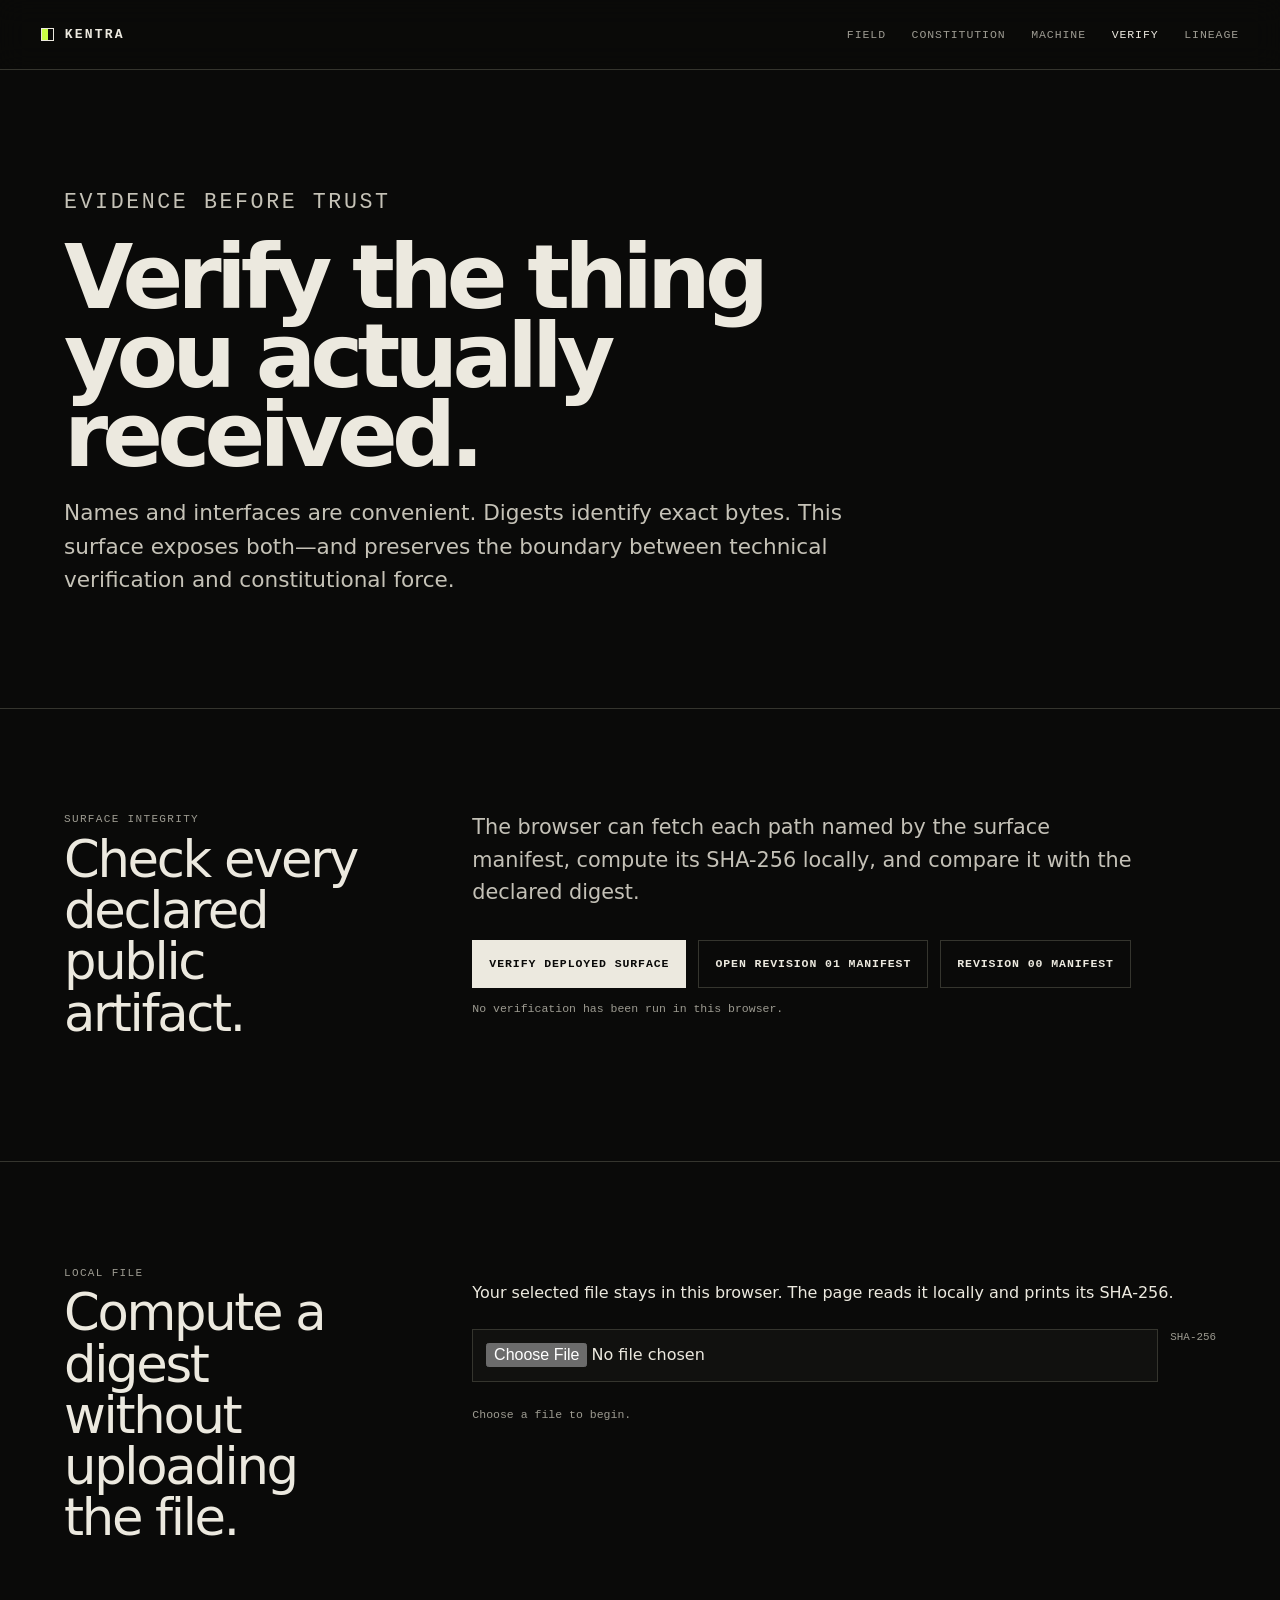
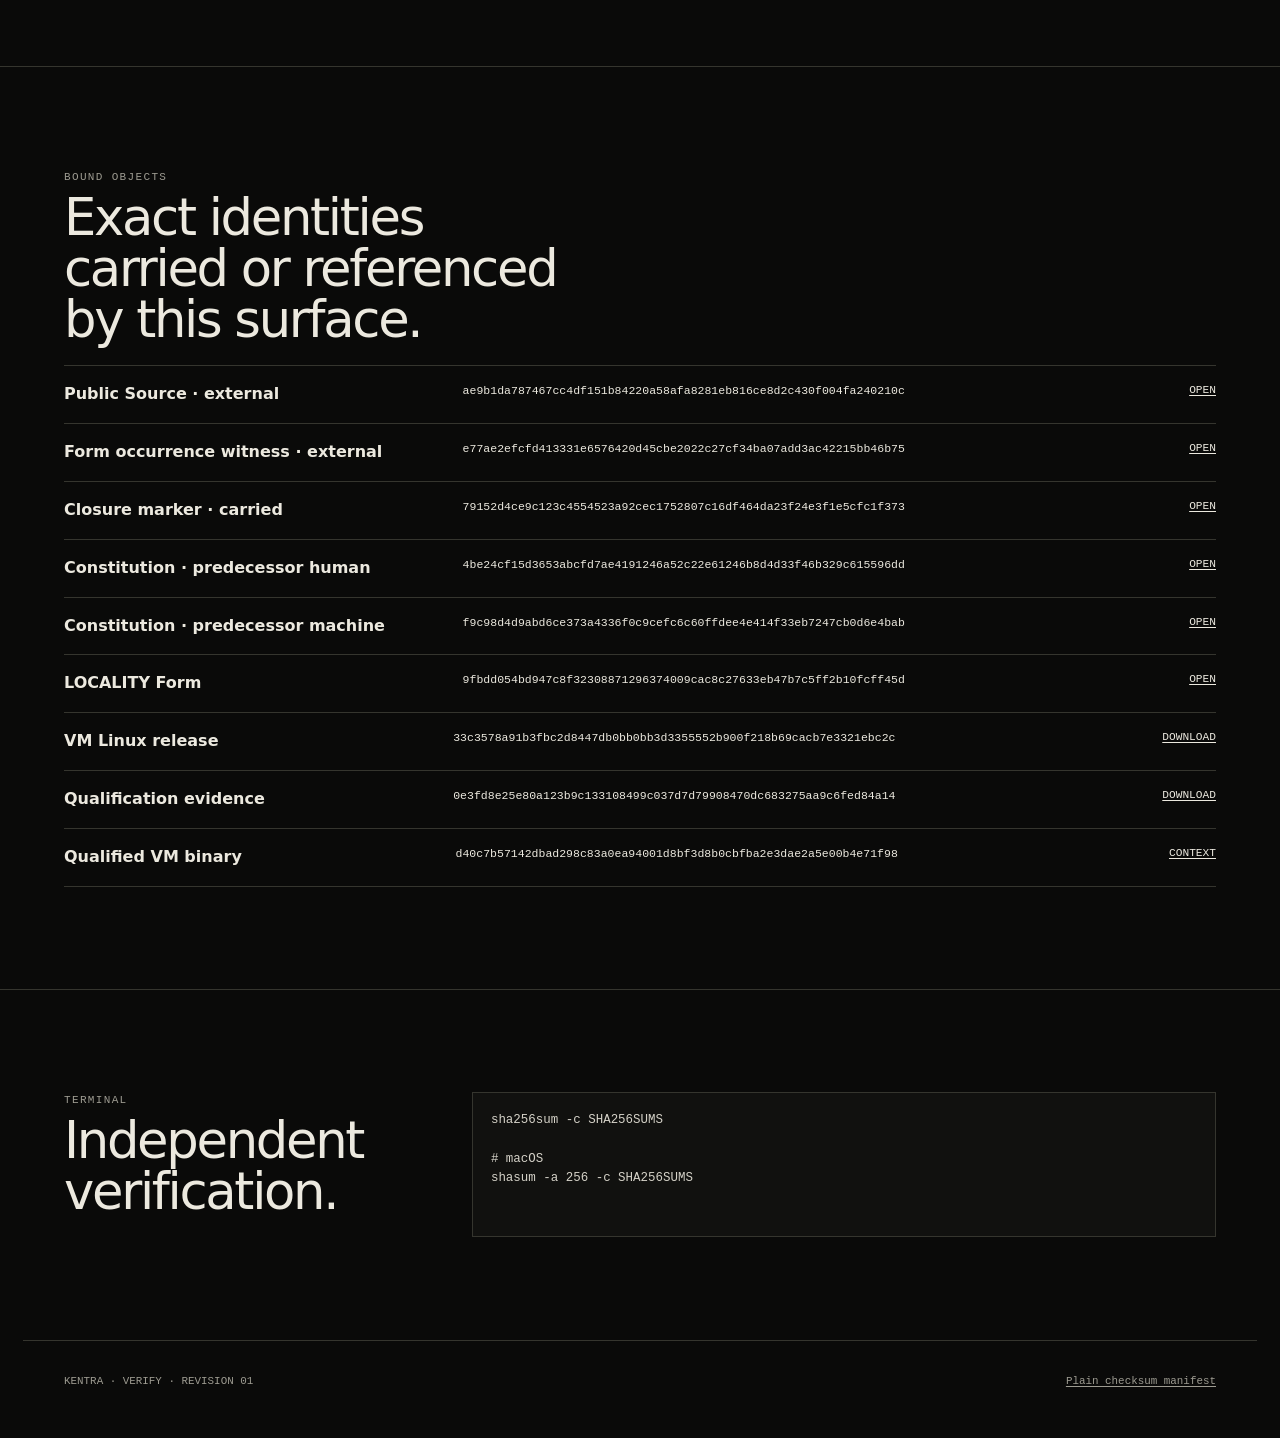
<file: predecessor/revision-01/verify/index.html>
<!doctype html>
<html lang="en" data-base="..">
<head>
  <meta charset="utf-8">
  <meta name="viewport" content="width=device-width, initial-scale=1">
  <meta name="theme-color" content="#0a0a09">
  <meta name="description" content="Verify KENTRA Revision 01, its public Source references, passage records, and preserved machine artifacts.">
  <meta http-equiv="Content-Security-Policy" content="default-src 'self'; script-src 'self'; style-src 'self'; img-src 'self' data:; connect-src 'self'; object-src 'none'; base-uri 'self'; form-action 'self'; frame-ancestors 'none'">
  <link rel="icon" href="../assets/favicon.svg" type="image/svg+xml">
  <link rel="stylesheet" href="../assets/site.css?v=1">
  <title>Verify — KENTRA</title>
</head>
<body data-section="verify">
  <a class="skip-link" href="#main">Skip to verification</a>
  <header class="site-header">
    <a class="wordmark" href="../">KENTRA</a>
    <nav class="site-nav" aria-label="Primary">
      <a href="../" data-nav="field">Field</a>
      <a href="../constitution/" data-nav="constitution">Constitution</a>
      <a href="../machine/" data-nav="machine">Machine</a>
      <a href="./" data-nav="verify">Verify</a>
      <a href="../lineage/" data-nav="lineage">Lineage</a>
    </nav>
  </header>
  <main id="main">
    <header class="page-hero shell">
      <p class="eyebrow">Evidence before trust</p>
      <h1>Verify the thing you actually received.</h1>
      <p>Names and interfaces are convenient. Digests identify exact bytes. This surface exposes both—and preserves the boundary between technical verification and constitutional force.</p>
    </header>

    <section class="page-section">
      <div class="shell section-grid">
        <div><p class="eyebrow">Surface integrity</p><h2>Check every declared public artifact.</h2></div>
        <div>
          <p class="section-lead">The browser can fetch each path named by the surface manifest, compute its SHA-256 locally, and compare it with the declared digest.</p>
          <div class="action-row"><button class="action" type="button" data-verify-surface>Verify deployed surface</button><a class="action-secondary" href="../artifacts/surface/SURFACE_MANIFEST_002.json">Open Revision 01 manifest</a><a class="action-secondary" href="../artifacts/surface/SURFACE_MANIFEST_001.json">Revision 00 manifest</a></div>
          <p class="verify-result" data-surface-result aria-live="polite">No verification has been run in this browser.</p>
        </div>
      </div>
    </section>

    <section class="page-section">
      <div class="shell section-grid">
        <div><p class="eyebrow">Local file</p><h2>Compute a digest without uploading the file.</h2></div>
        <div>
          <p>Your selected file stays in this browser. The page reads it locally and prints its SHA-256.</p>
          <div class="verify-box"><input type="file" data-verify-file aria-label="Choose a file to hash"><span class="microcopy">SHA-256</span></div>
          <p class="verify-result" data-verify-result aria-live="polite">Choose a file to begin.</p>
        </div>
      </div>
    </section>

    <section class="page-section">
      <div class="shell">
        <p class="eyebrow">Bound objects</p>
        <h2>Exact identities carried or referenced by this surface.</h2>
        <div class="artifact-list">
          <div class="artifact-row"><strong>Public Source · external</strong><code>ae9b1da787467cc4df151b84220a58afa8281eb816ce8d2c430f004fa240210c</code><a href="https://github.com/ia-mm-ai/CONSTITUTION/blob/835f24d559089b6eb443a3d86398ec2f373c24ee/CONSTITUTION_0()1.md" rel="noreferrer">Open</a></div>
          <div class="artifact-row"><strong>Form occurrence witness · external</strong><code>e77ae2efcfd413331e6576420d45cbe2022c27cf34ba07add3ac42215bb46b75</code><a href="https://github.com/ia-mm-ai/CONSTITUTION/blob/0c2b6c2b8a112658b38e71f6922b1cf56fc360d0/surface_of_emergence.txt" rel="noreferrer">Open</a></div>
          <div class="artifact-row"><strong>Closure marker · carried</strong><code>79152d4ce9c123c4554523a92cec1752807c16df464da23f24e3f1e5cfc1f373</code><a href="../threshold_01%5Bend%5D.txt">Open</a></div>
          <div class="artifact-row"><strong>Constitution · predecessor human</strong><code>4be24cf15d3653abcfd7ae4191246a52c22e61246b8d4d33f46b329c615596dd</code><a href="../artifacts/constitution/original/CONSTITUTION-01.md">Open</a></div>
          <div class="artifact-row"><strong>Constitution · predecessor machine</strong><code>f9c98d4d9abd6ce373a4336f0c9cefc6c60ffdee4e414f33eb7247cb0d6e4bab</code><a href="../artifacts/constitution/original/CONSTITUTION-01.json">Open</a></div>
          <div class="artifact-row"><strong>LOCALITY Form</strong><code>9fbdd054bd947c8f32308871296374009cac8c27633eb47b7c5ff2b10fcff45d</code><a href="../artifacts/machine/LOCALITY_FORM_001.json">Open</a></div>
          <div class="artifact-row"><strong>VM Linux release</strong><code>33c3578a91b3fbc2d8447db0bb0bb3d3355552b900f218b69cacb7e3321ebc2c</code><a href="../downloads/LOCALITY_VM_001-v1.0.0-linux-amd64.tar.gz">Download</a></div>
          <div class="artifact-row"><strong>Qualification evidence</strong><code>0e3fd8e25e80a123b9c133108499c037d7d79908470dc683275aa9c6fed84a14</code><a href="../downloads/LOCALITY_VM_001-v1.0.0-qualification-evidence.tar.gz">Download</a></div>
          <div class="artifact-row"><strong>Qualified VM binary</strong><code>d40c7b57142dbad298c83a0ea94001d8bf3d8b0cbfba2e3dae2a5e00b4e71f98</code><a href="../machine/">Context</a></div>
        </div>
      </div>
    </section>

    <section class="page-section">
      <div class="shell section-grid">
        <div><p class="eyebrow">Terminal</p><h2>Independent verification.</h2></div>
        <div class="code-panel"><pre><code>sha256sum -c SHA256SUMS

# macOS
shasum -a 256 -c SHA256SUMS</code></pre></div>
      </div>
    </section>
  </main>
  <footer class="site-footer shell"><span>KENTRA · VERIFY · REVISION 01</span><a href="../artifacts/surface/MANIFEST.sha256">Plain checksum manifest</a></footer>
  <script src="../assets/site.js?v=1" defer></script>
</body>
</html>
</file>
<file: assets/surface.css>
:root {
  color-scheme: dark;
  --ink: #090a09;
  --paper: #eeeae0;
  --muted: #918f88;
  --line: rgba(238, 234, 224, 0.17);
  --line-soft: rgba(238, 234, 224, 0.07);
  --turquoise: #05a6ae;
  --yellow: #eba318;
  --purple: #522d80;
  --sans: "Helvetica Neue", "Neue Haas Grotesk Text Pro", Inter, Arial, sans-serif;
  --mono: "SFMono-Regular", "Roboto Mono", Consolas, monospace;
}

* {
  box-sizing: border-box;
}

html {
  min-height: 100%;
  background: var(--ink);
}

body {
  position: relative;
  display: grid;
  grid-template-rows: auto minmax(0, 1fr) auto;
  min-height: 100svh;
  margin: 0;
  overflow: hidden;
  padding: clamp(1.35rem, 3.2vw, 3rem);
  color: var(--paper);
  background:
    linear-gradient(90deg, transparent 49.96%, var(--line-soft) 50%, transparent 50.04%),
    linear-gradient(0deg, transparent 49.96%, var(--line-soft) 50%, transparent 50.04%),
    var(--ink);
  font-family: var(--sans);
  -webkit-font-smoothing: antialiased;
  text-rendering: geometricPrecision;
}

body::before,
body::after {
  position: fixed;
  z-index: 0;
  width: 2px;
  height: clamp(2.8rem, 10vh, 7rem);
  content: "";
  pointer-events: none;
}

body::before {
  top: 0;
  left: 22%;
  background: linear-gradient(var(--turquoise), transparent);
}

body::after {
  right: 18%;
  bottom: 0;
  background: linear-gradient(transparent, var(--purple) 64%, var(--yellow));
}

a {
  color: inherit;
}

.skip-link {
  position: fixed;
  z-index: 20;
  top: 0.75rem;
  left: 50%;
  padding: 0.55rem 0.8rem;
  transform: translate(-50%, -180%);
  background: var(--paper);
  color: var(--ink);
  font: 600 0.72rem/1 var(--mono);
  text-decoration: none;
}

.skip-link:focus {
  transform: translate(-50%, 0);
}

.masthead,
.nucleus,
.base {
  position: relative;
  z-index: 1;
}

.masthead {
  display: flex;
  align-items: flex-start;
  justify-content: space-between;
}

.mark {
  width: clamp(2.25rem, 3.7vw, 3.75rem);
  height: clamp(2rem, 3.25vw, 3.35rem);
  object-fit: contain;
  object-position: left top;
}

.form-id {
  color: var(--muted);
  font: 500 clamp(0.58rem, 0.64vw, 0.68rem)/1 var(--mono);
  letter-spacing: 0.15em;
}

.nucleus {
  align-self: center;
  width: min(47rem, 66vw);
  margin-left: clamp(1.1rem, 12vw, 12rem);
  padding: clamp(1.35rem, 2.5vw, 2.5rem) 0 clamp(1.25rem, 2vw, 2rem) clamp(1.25rem, 2vw, 2rem);
  border-left: 1px solid var(--line);
}

.nucleus::before,
.nucleus::after {
  position: absolute;
  left: -1px;
  width: clamp(2.1rem, 4vw, 4.5rem);
  height: 1px;
  content: "";
}

.nucleus::before {
  top: 0;
  background: linear-gradient(90deg, var(--turquoise), var(--line));
}

.nucleus::after {
  bottom: 0;
  background: linear-gradient(90deg, var(--yellow), var(--line));
}

.definition {
  display: grid;
  grid-template-columns: min-content min-content minmax(0, 1fr);
  align-items: start;
  column-gap: clamp(0.75rem, 1.6vw, 1.45rem);
  max-width: 42rem;
  margin: 0;
  font-weight: 500;
}

.term {
  font-size: clamp(1.25rem, 2.2vw, 2rem);
  letter-spacing: -0.045em;
  line-height: 1;
}

.slash {
  margin-top: -0.16em;
  color: var(--turquoise);
  font: 300 clamp(2.6rem, 5vw, 5.2rem)/0.72 var(--sans);
}

.meaning {
  max-width: 18ch;
  font-size: clamp(1.5rem, 3.2vw, 3.4rem);
  letter-spacing: -0.052em;
  line-height: 0.99;
}

.forms {
  display: flex;
  align-items: center;
  gap: 0.8rem;
  margin-top: clamp(2rem, 5vh, 4.5rem);
  color: var(--muted);
  font-size: clamp(0.72rem, 0.82vw, 0.88rem);
  letter-spacing: 0.02em;
}

.forms a {
  position: relative;
  padding: 0.68rem 0.1rem 0.55rem;
  color: var(--paper);
  text-decoration: none;
}

.forms a::after {
  position: absolute;
  right: 0;
  bottom: 0;
  left: 0;
  height: 1px;
  content: "";
  background: var(--line);
  transform-origin: left;
  transition: background-color 160ms ease, transform 160ms ease;
}

.forms a:first-child::after {
  background: rgba(5, 166, 174, 0.72);
}

.forms a:last-child::after {
  background: rgba(235, 163, 24, 0.68);
}

.forms a:hover::after,
.forms a:focus-visible::after {
  transform: scaleX(0.36);
}

.forms a:focus-visible,
.paradeaux:focus-visible {
  outline: 1px solid var(--paper);
  outline-offset: 0.38rem;
}

.base {
  display: grid;
  grid-template-columns: minmax(0, 1fr) auto;
  align-items: end;
  gap: 2rem;
}

.paradeaux {
  width: max-content;
  color: var(--muted);
  font: 500 clamp(0.55rem, 0.62vw, 0.66rem)/1.2 var(--sans);
  letter-spacing: 0.025em;
  text-decoration: none;
  transition: color 160ms ease;
}

.paradeaux strong {
  color: var(--paper);
  font-weight: 500;
  letter-spacing: 0.055em;
}

.paradeaux:hover {
  color: var(--turquoise);
}

.answerability {
  display: grid;
  grid-template-columns: auto 2.15rem minmax(13rem, auto);
  align-items: stretch;
  min-width: min(100%, 22rem);
  min-height: 4rem;
  border-top: 1px solid var(--line);
  border-bottom: 1px solid var(--line);
  font-family: var(--mono);
}

.code {
  align-self: end;
  padding: 0 0.55rem 0.48rem 0;
  color: var(--muted);
  font-size: 0.46rem;
  letter-spacing: 0.12em;
  writing-mode: vertical-rl;
  transform: rotate(180deg);
}

.barcode {
  border-right: 1px solid var(--line);
  border-left: 1px solid var(--line);
  background: repeating-linear-gradient(
    90deg,
    transparent 0 2px,
    rgba(238, 234, 224, 0.56) 2px 3px,
    transparent 3px 6px,
    rgba(238, 234, 224, 0.24) 6px 8px
  );
}

.answerability dl {
  display: grid;
  align-content: center;
  gap: 0.19rem;
  margin: 0;
  padding: 0.55rem 0 0.5rem 0.72rem;
}

.answerability dl div {
  display: grid;
  grid-template-columns: 4.6rem 1fr;
  gap: 0.45rem;
}

.answerability dt,
.answerability dd {
  margin: 0;
  font-size: clamp(0.45rem, 0.53vw, 0.56rem);
  line-height: 1.25;
  white-space: nowrap;
}

.answerability dt {
  color: var(--muted);
  text-transform: uppercase;
}

.answerability dd {
  color: var(--paper);
}

@media (max-width: 700px) {
  body {
    padding: 1.25rem;
  }

  body::before {
    left: 30%;
  }

  .nucleus {
    width: min(100%, 31rem);
    margin-left: 0;
    padding-left: 1rem;
  }

  .definition {
    grid-template-columns: min-content min-content minmax(0, 1fr);
    column-gap: 0.62rem;
  }

  .meaning {
    font-size: clamp(1.25rem, 7.2vw, 2.2rem);
  }

  .base {
    grid-template-columns: 1fr;
    gap: 1rem;
  }

  .answerability {
    justify-self: end;
    min-width: min(100%, 20rem);
  }
}

@media (max-width: 420px) {
  .definition {
    grid-template-columns: min-content min-content 1fr;
  }

  .term {
    font-size: 1.05rem;
  }

  .meaning {
    font-size: 1.35rem;
  }

  .forms {
    margin-top: 1.6rem;
  }

  .answerability dl div {
    grid-template-columns: 4rem 1fr;
  }
}

@media (max-height: 590px) and (min-width: 701px) {
  body {
    padding-top: 1.25rem;
    padding-bottom: 1.25rem;
  }

  .nucleus {
    padding-top: 1.15rem;
    padding-bottom: 1.15rem;
  }

  .forms {
    margin-top: 1.4rem;
  }
}

@media (prefers-reduced-motion: reduce) {
  *,
  *::before,
  *::after {
    scroll-behavior: auto !important;
    transition-duration: 0.01ms !important;
  }
}
</file>
<file: predecessor/revision-01/assets/site.css>
:root {
  color-scheme: dark;
  --ink: #0a0a09;
  --ink-soft: #11110f;
  --panel: #151512;
  --line: #35352e;
  --line-soft: #242420;
  --paper: #ece9df;
  --muted: #9d9b91;
  --signal: #c9ff45;
  --warn: #ffb24a;
  --danger: #ff6e63;
  --measure: 72rem;
  --gutter: clamp(1.1rem, 3.2vw, 3rem);
  --mono: ui-monospace, "SFMono-Regular", Menlo, Monaco, Consolas, "Liberation Mono", monospace;
  --sans: Inter, ui-sans-serif, system-ui, -apple-system, BlinkMacSystemFont, "Segoe UI", sans-serif;
}

* { box-sizing: border-box; }

html {
  background: var(--ink);
  scroll-behavior: smooth;
}

body {
  margin: 0;
  min-width: 20rem;
  background:
    linear-gradient(90deg, transparent calc(50% - .5px), rgba(236, 233, 223, .045) 50%, transparent calc(50% + .5px)),
    var(--ink);
  color: var(--paper);
  font-family: var(--sans);
  font-size: 1rem;
  line-height: 1.55;
  text-rendering: optimizeLegibility;
}

::selection { background: var(--signal); color: var(--ink); }

a { color: inherit; text-decoration-thickness: 1px; text-underline-offset: .22em; }
a:hover { color: var(--signal); }
button, input { font: inherit; }

:focus-visible {
  outline: 2px solid var(--signal);
  outline-offset: 4px;
}

.skip-link {
  position: fixed;
  top: .75rem;
  left: .75rem;
  z-index: 100;
  transform: translateY(-180%);
  background: var(--signal);
  color: var(--ink);
  padding: .65rem .8rem;
}

.skip-link:focus { transform: translateY(0); }

.site-header {
  position: sticky;
  top: 0;
  z-index: 40;
  display: flex;
  align-items: center;
  justify-content: space-between;
  gap: 1rem;
  min-height: 4.4rem;
  padding: 0 var(--gutter);
  border-bottom: 1px solid var(--line);
  background: rgba(10, 10, 9, .9);
  backdrop-filter: blur(14px);
}

.wordmark {
  display: inline-flex;
  align-items: center;
  gap: .65rem;
  font-family: var(--mono);
  font-size: .82rem;
  font-weight: 700;
  letter-spacing: .16em;
  text-decoration: none;
}

.wordmark::before {
  content: "";
  width: .72rem;
  height: .72rem;
  border: 1px solid var(--paper);
  background: linear-gradient(90deg, var(--signal) 50%, transparent 50%);
}

.site-nav {
  display: flex;
  align-items: center;
  gap: clamp(.75rem, 2vw, 1.75rem);
  overflow-x: auto;
  scrollbar-width: none;
}

.site-nav::-webkit-scrollbar { display: none; }

.site-nav a {
  flex: 0 0 auto;
  color: var(--muted);
  font-family: var(--mono);
  font-size: .72rem;
  letter-spacing: .08em;
  text-decoration: none;
  text-transform: uppercase;
}

.site-nav a:hover,
body[data-section="field"] .site-nav a[data-nav="field"],
body[data-section="constitution"] .site-nav a[data-nav="constitution"],
body[data-section="machine"] .site-nav a[data-nav="machine"],
body[data-section="verify"] .site-nav a[data-nav="verify"],
body[data-section="lineage"] .site-nav a[data-nav="lineage"] { color: var(--paper); }

main { overflow: clip; }

.shell {
  width: min(100%, calc(var(--measure) + (2 * var(--gutter))));
  margin: 0 auto;
  padding-inline: var(--gutter);
}

.hero {
  min-height: calc(100svh - 4.4rem);
  display: grid;
  grid-template-rows: auto 1fr auto;
  padding-block: clamp(2.2rem, 6vw, 5rem) 2rem;
}

.hero-kicker,
.eyebrow,
.label,
.status-label {
  margin: 0;
  color: var(--muted);
  font-family: var(--mono);
  font-size: .69rem;
  letter-spacing: .12em;
  text-transform: uppercase;
}

.hero h1,
.page-hero h1 {
  max-width: 12ch;
  margin: 1.2rem 0 1.3rem;
  font-size: clamp(3rem, 8vw, 6.5rem);
  font-weight: 560;
  letter-spacing: -.065em;
  line-height: .88;
}

.hero h1 span { color: var(--signal); }

.hero-intro {
  max-width: 44rem;
  margin: 0;
  color: #c8c5bb;
  font-size: clamp(1.05rem, 2vw, 1.35rem);
}

.capacity-gate {
  align-self: end;
  margin-top: clamp(3rem, 8vw, 7rem);
  border-top: 1px solid var(--paper);
  border-bottom: 1px solid var(--line);
}

.capacity-head {
  display: flex;
  justify-content: space-between;
  gap: 2rem;
  padding: .8rem 0;
}

.capacity-head strong {
  color: var(--signal);
  font-family: var(--mono);
  font-size: .75rem;
  letter-spacing: .08em;
  text-transform: uppercase;
}

.capacity-rail {
  position: relative;
  height: clamp(6rem, 12vw, 9rem);
  overflow: hidden;
  border-top: 1px solid var(--line-soft);
  background: repeating-linear-gradient(90deg, transparent 0, transparent calc(12.5% - 1px), var(--line-soft) 12.5%);
}

.capacity-rail::before,
.capacity-rail::after {
  content: "";
  position: absolute;
  top: 0;
  bottom: 0;
  width: 50%;
  background: var(--ink-soft);
  transition: transform 700ms cubic-bezier(.2, .8, .2, 1);
}

.capacity-rail::before { left: 0; transform: translateX(calc(-1 * var(--aperture, 0%))); border-right: 1px solid var(--signal); }
.capacity-rail::after { right: 0; transform: translateX(var(--aperture, 0%)); border-left: 1px solid var(--signal); }

.capacity-mark {
  position: absolute;
  inset: 50% auto auto 50%;
  z-index: 2;
  transform: translate(-50%, -50%);
  color: var(--muted);
  font-family: var(--mono);
  font-size: .68rem;
  letter-spacing: .1em;
  text-align: center;
  text-transform: uppercase;
}

.capacity-mark b { display: block; color: var(--paper); font-size: 1rem; font-weight: 500; }

.state-strip {
  display: grid;
  grid-template-columns: repeat(4, minmax(0, 1fr));
  border-bottom: 1px solid var(--line);
}

.state-cell {
  min-height: 7rem;
  padding: 1rem 1rem 1.2rem 0;
  border-right: 1px solid var(--line);
}

.state-cell + .state-cell { padding-left: 1rem; }
.state-cell:last-child { border-right: 0; }

.state-cell strong {
  display: block;
  margin-top: 1.45rem;
  overflow-wrap: anywhere;
  font-family: var(--mono);
  font-size: clamp(.82rem, 1.4vw, 1rem);
  font-weight: 500;
}

.state-cell strong[data-tone="signal"] { color: var(--signal); }
.state-cell strong[data-tone="warn"] { color: var(--warn); }

.section {
  padding-block: clamp(5rem, 11vw, 9rem);
  border-top: 1px solid var(--line);
}

.section-grid {
  display: grid;
  grid-template-columns: minmax(9rem, .6fr) minmax(0, 1.4fr);
  gap: clamp(2rem, 7vw, 7rem);
}

.section h2,
.page-section h2 {
  max-width: 16ch;
  margin: .35rem 0 1.25rem;
  font-size: clamp(2rem, 4vw, 3.7rem);
  font-weight: 520;
  letter-spacing: -.045em;
  line-height: 1;
}

.section-lead {
  max-width: 42rem;
  margin: 0 0 2rem;
  color: #c4c1b7;
  font-size: clamp(1.05rem, 1.7vw, 1.3rem);
}

.threshold-list { counter-reset: threshold; border-top: 1px solid var(--line); }

.threshold-row {
  counter-increment: threshold;
  display: grid;
  grid-template-columns: 3rem minmax(9rem, .7fr) minmax(0, 1.3fr);
  gap: 1.2rem;
  padding: 1.35rem 0;
  border-bottom: 1px solid var(--line);
}

.threshold-row::before {
  content: "0" counter(threshold);
  color: var(--muted);
  font-family: var(--mono);
  font-size: .72rem;
}

.threshold-row h3 { margin: 0; font-size: 1rem; font-weight: 600; }
.threshold-row p { margin: 0; color: var(--muted); }

.action-row { display: flex; flex-wrap: wrap; align-items: center; gap: .75rem; margin-top: 2rem; }

.action,
.action-secondary {
  min-height: 3rem;
  display: inline-flex;
  align-items: center;
  justify-content: center;
  gap: .55rem;
  border: 1px solid var(--paper);
  border-radius: 0;
  padding: .7rem 1rem;
  background: var(--paper);
  color: var(--ink);
  font-family: var(--mono);
  font-size: .72rem;
  font-weight: 700;
  letter-spacing: .08em;
  text-decoration: none;
  text-transform: uppercase;
  cursor: pointer;
}

.action:hover { background: var(--signal); color: var(--ink); }
.action-secondary { background: transparent; color: var(--paper); border-color: var(--line); }
.action-secondary:hover { border-color: var(--paper); color: var(--paper); }

.action:disabled,
.action[aria-disabled="true"] {
  background: transparent;
  color: #6f6e67;
  border-color: var(--line);
  cursor: not-allowed;
}

.microcopy { color: var(--muted); font-family: var(--mono); font-size: .68rem; }

.portal-grid {
  display: grid;
  grid-template-columns: repeat(2, minmax(0, 1fr));
  border-top: 1px solid var(--line);
}

.portal {
  min-height: 15rem;
  display: flex;
  flex-direction: column;
  justify-content: space-between;
  padding: 1.4rem;
  border-right: 1px solid var(--line);
  border-bottom: 1px solid var(--line);
  text-decoration: none;
}

.portal:nth-child(2n) { border-right: 0; }
.portal:hover { background: var(--paper); color: var(--ink); }
.portal:hover .label, .portal:hover p { color: #42423e; }
.portal h3 { margin: 2.5rem 0 .5rem; font-size: clamp(1.4rem, 3vw, 2.4rem); font-weight: 520; letter-spacing: -.035em; }
.portal p { max-width: 27rem; margin: 0; color: var(--muted); }

.page-hero { padding-block: clamp(4rem, 9vw, 8rem) clamp(3rem, 7vw, 6rem); }
.page-hero h1 { max-width: 14ch; font-size: clamp(3rem, 7vw, 5.8rem); }
.page-hero p { max-width: 49rem; color: #c5c2b7; font-size: clamp(1.08rem, 2vw, 1.35rem); }

.truth-line {
  display: grid;
  grid-template-columns: minmax(8rem, .42fr) minmax(0, 1.58fr);
  gap: 1.5rem;
  padding: 1rem 0;
  border-top: 1px solid var(--line);
}

.truth-line:last-child { border-bottom: 1px solid var(--line); }
.truth-line dt { color: var(--muted); font-family: var(--mono); font-size: .7rem; letter-spacing: .08em; text-transform: uppercase; }
.truth-line dd { margin: 0; overflow-wrap: anywhere; }
.truth-line code { font-size: .86rem; }

.page-section { padding-block: clamp(3.5rem, 8vw, 7rem); border-top: 1px solid var(--line); }

.operation-grid {
  display: grid;
  grid-template-columns: repeat(2, minmax(0, 1fr));
  gap: 1px;
  background: var(--line);
  border: 1px solid var(--line);
}

.operation {
  min-height: 10rem;
  padding: 1.2rem;
  background: var(--ink);
}

.operation code { color: var(--signal); font-size: .8rem; }
.operation h3 { margin: 1rem 0 .35rem; font-size: 1.05rem; }
.operation p { margin: 0; color: var(--muted); }

.artifact-list { border-top: 1px solid var(--line); }
.artifact-row {
  display: grid;
  grid-template-columns: minmax(10rem, .7fr) minmax(0, 1.3fr) auto;
  gap: 1rem;
  align-items: start;
  padding: 1rem 0;
  border-bottom: 1px solid var(--line);
}
.artifact-row p { margin: 0; color: var(--muted); }
.artifact-row code { overflow-wrap: anywhere; font-size: .72rem; }
.artifact-row a { font-family: var(--mono); font-size: .7rem; text-transform: uppercase; }

.code-panel,
.notice {
  border: 1px solid var(--line);
  padding: 1.1rem;
  background: var(--ink-soft);
}

.notice { border-left: 3px solid var(--warn); }
.notice[data-tone="signal"] { border-left-color: var(--signal); }
.notice p { margin: 0; color: #c6c3b8; }

pre, code { font-family: var(--mono); }
pre { max-width: 100%; overflow: auto; }
.code-panel pre { margin: 0; color: #d5d2c8; font-size: .78rem; }

.constitution-toolbar {
  position: sticky;
  top: 4.4rem;
  z-index: 15;
  display: flex;
  flex-wrap: wrap;
  justify-content: space-between;
  gap: .8rem;
  padding: .8rem 0;
  border-block: 1px solid var(--line);
  background: rgba(10, 10, 9, .94);
}

.constitution-reader {
  max-width: 52rem;
  margin: 0 auto;
  padding-block: 3rem 8rem;
}

.constitution-reader h2 { max-width: none; margin: 4.5rem 0 1rem; font-size: clamp(2rem, 5vw, 3.7rem); }
.constitution-reader h3 { margin: 3rem 0 1rem; font-size: clamp(1.35rem, 3vw, 2.1rem); font-weight: 550; letter-spacing: -.025em; }
.constitution-reader p, .constitution-reader li { color: #d1cec4; }
.constitution-reader blockquote { margin: 2rem 0; padding-left: 1.2rem; border-left: 2px solid var(--signal); color: var(--paper); }
.constitution-reader table { width: 100%; border-collapse: collapse; margin: 1.5rem 0 2.5rem; font-size: .9rem; }
.constitution-reader th, .constitution-reader td { padding: .7rem; border: 1px solid var(--line); text-align: left; vertical-align: top; }
.constitution-reader th { color: var(--signal); font-family: var(--mono); font-size: .68rem; letter-spacing: .06em; text-transform: uppercase; }
.constitution-reader pre { margin: 1.5rem 0; padding: 1rem; border: 1px solid var(--line); background: var(--ink-soft); color: #d6d3c9; }
.constitution-reader hr { border: 0; border-top: 1px solid var(--line); margin: 3rem 0; }
.loading { color: var(--muted); font-family: var(--mono); font-size: .75rem; }

.verify-box {
  display: grid;
  grid-template-columns: 1fr auto;
  gap: .8rem;
  margin: 1.5rem 0;
}
.verify-box input[type="file"] { width: 100%; border: 1px solid var(--line); padding: .8rem; background: var(--ink-soft); color: var(--paper); }
.verify-result { min-height: 1.5rem; color: var(--muted); font-family: var(--mono); font-size: .72rem; overflow-wrap: anywhere; }
.verify-result.pass { color: var(--signal); }
.verify-result.fail { color: var(--danger); }

.lineage-flow { border-top: 1px solid var(--line); }
.lineage-node { display: grid; grid-template-columns: 10rem minmax(0, 1fr); gap: 1.5rem; padding: 1.25rem 0; border-bottom: 1px solid var(--line); }
.lineage-node strong { font-family: var(--mono); font-size: .78rem; }
.lineage-node p { margin: 0; color: var(--muted); }
.lineage-node[data-tone="signal"] strong { color: var(--signal); }
.lineage-node[data-tone="danger"] strong { color: var(--danger); }

.passage-section {
  background:
    linear-gradient(120deg, rgba(201, 255, 69, .035), transparent 48%),
    var(--ink);
}

.passage-axis {
  display: grid;
  grid-template-columns: repeat(3, minmax(0, 1fr));
  gap: 1px;
  margin-top: 2rem;
  border: 1px solid var(--line);
  background: var(--line);
}

.passage-step {
  position: relative;
  min-height: 13rem;
  padding: 1.2rem;
  background: var(--ink-soft);
}

.passage-step:not(:last-child)::after {
  content: "→";
  position: absolute;
  z-index: 2;
  top: 50%;
  right: -.72rem;
  width: 1.4rem;
  height: 1.4rem;
  display: grid;
  place-items: center;
  transform: translateY(-50%);
  border: 1px solid var(--line);
  background: var(--ink);
  color: var(--signal);
  font-family: var(--mono);
}

.passage-step strong {
  display: block;
  margin-top: 2.4rem;
  color: var(--signal);
  font-family: var(--mono);
  font-size: clamp(1.1rem, 2vw, 1.5rem);
  font-weight: 500;
}

.passage-step:first-child strong { color: var(--muted); }
.passage-step p { margin: .75rem 0 0; color: var(--muted); }

.source-statement {
  margin: 0 0 2rem;
  padding: clamp(1.5rem, 4vw, 3rem);
  border: 1px solid var(--line);
  border-left: 3px solid var(--signal);
  background: var(--ink-soft);
  color: var(--paper);
  font-family: var(--mono);
  font-size: clamp(1.2rem, 3vw, 2rem);
  line-height: 1.25;
}

.site-footer {
  display: grid;
  grid-template-columns: 1fr auto;
  gap: 1rem;
  padding-block: 2rem 3rem;
  border-top: 1px solid var(--line);
  color: var(--muted);
  font-family: var(--mono);
  font-size: .68rem;
}

.hash { overflow-wrap: anywhere; font-family: var(--mono); font-size: .72rem; }
.signal { color: var(--signal); }
.warn { color: var(--warn); }
.muted { color: var(--muted); }
.nowrap { white-space: nowrap; }

[data-reveal] { opacity: 0; transform: translateY(1rem); transition: opacity 550ms ease, transform 550ms ease; }
[data-reveal].is-visible { opacity: 1; transform: none; }

@media (max-width: 760px) {
  .site-header { align-items: flex-start; flex-direction: column; padding-block: .9rem; }
  .site-nav { width: 100%; padding-bottom: .2rem; }
  .hero { min-height: auto; }
  .state-strip { grid-template-columns: repeat(2, minmax(0, 1fr)); }
  .state-cell:nth-child(2) { border-right: 0; }
  .state-cell:nth-child(-n+2) { border-bottom: 1px solid var(--line); }
  .section-grid { grid-template-columns: 1fr; }
  .threshold-row { grid-template-columns: 2.2rem 1fr; }
  .threshold-row p { grid-column: 2; }
  .portal-grid, .operation-grid { grid-template-columns: 1fr; }
  .passage-axis { grid-template-columns: 1fr; }
  .passage-step { min-height: 9rem; }
  .passage-step:not(:last-child)::after {
    top: auto;
    right: 50%;
    bottom: -.72rem;
    transform: translateX(50%) rotate(90deg);
  }
  .portal { border-right: 0; }
  .artifact-row { grid-template-columns: 1fr; }
  .truth-line, .lineage-node { grid-template-columns: 1fr; gap: .5rem; }
  .verify-box { grid-template-columns: 1fr; }
  .constitution-toolbar { top: 6.7rem; }
}

@media (prefers-reduced-motion: reduce) {
  html { scroll-behavior: auto; }
  *, *::before, *::after { animation-duration: .01ms !important; animation-iteration-count: 1 !important; transition-duration: .01ms !important; }
  [data-reveal] { opacity: 1; transform: none; }
}

@media print {
  .site-header, .constitution-toolbar, .site-footer, .skip-link { display: none !important; }
  body { background: #fff; color: #111; }
  .constitution-reader p, .constitution-reader li { color: #222; }
  .constitution-reader { max-width: none; }
}
</file>
